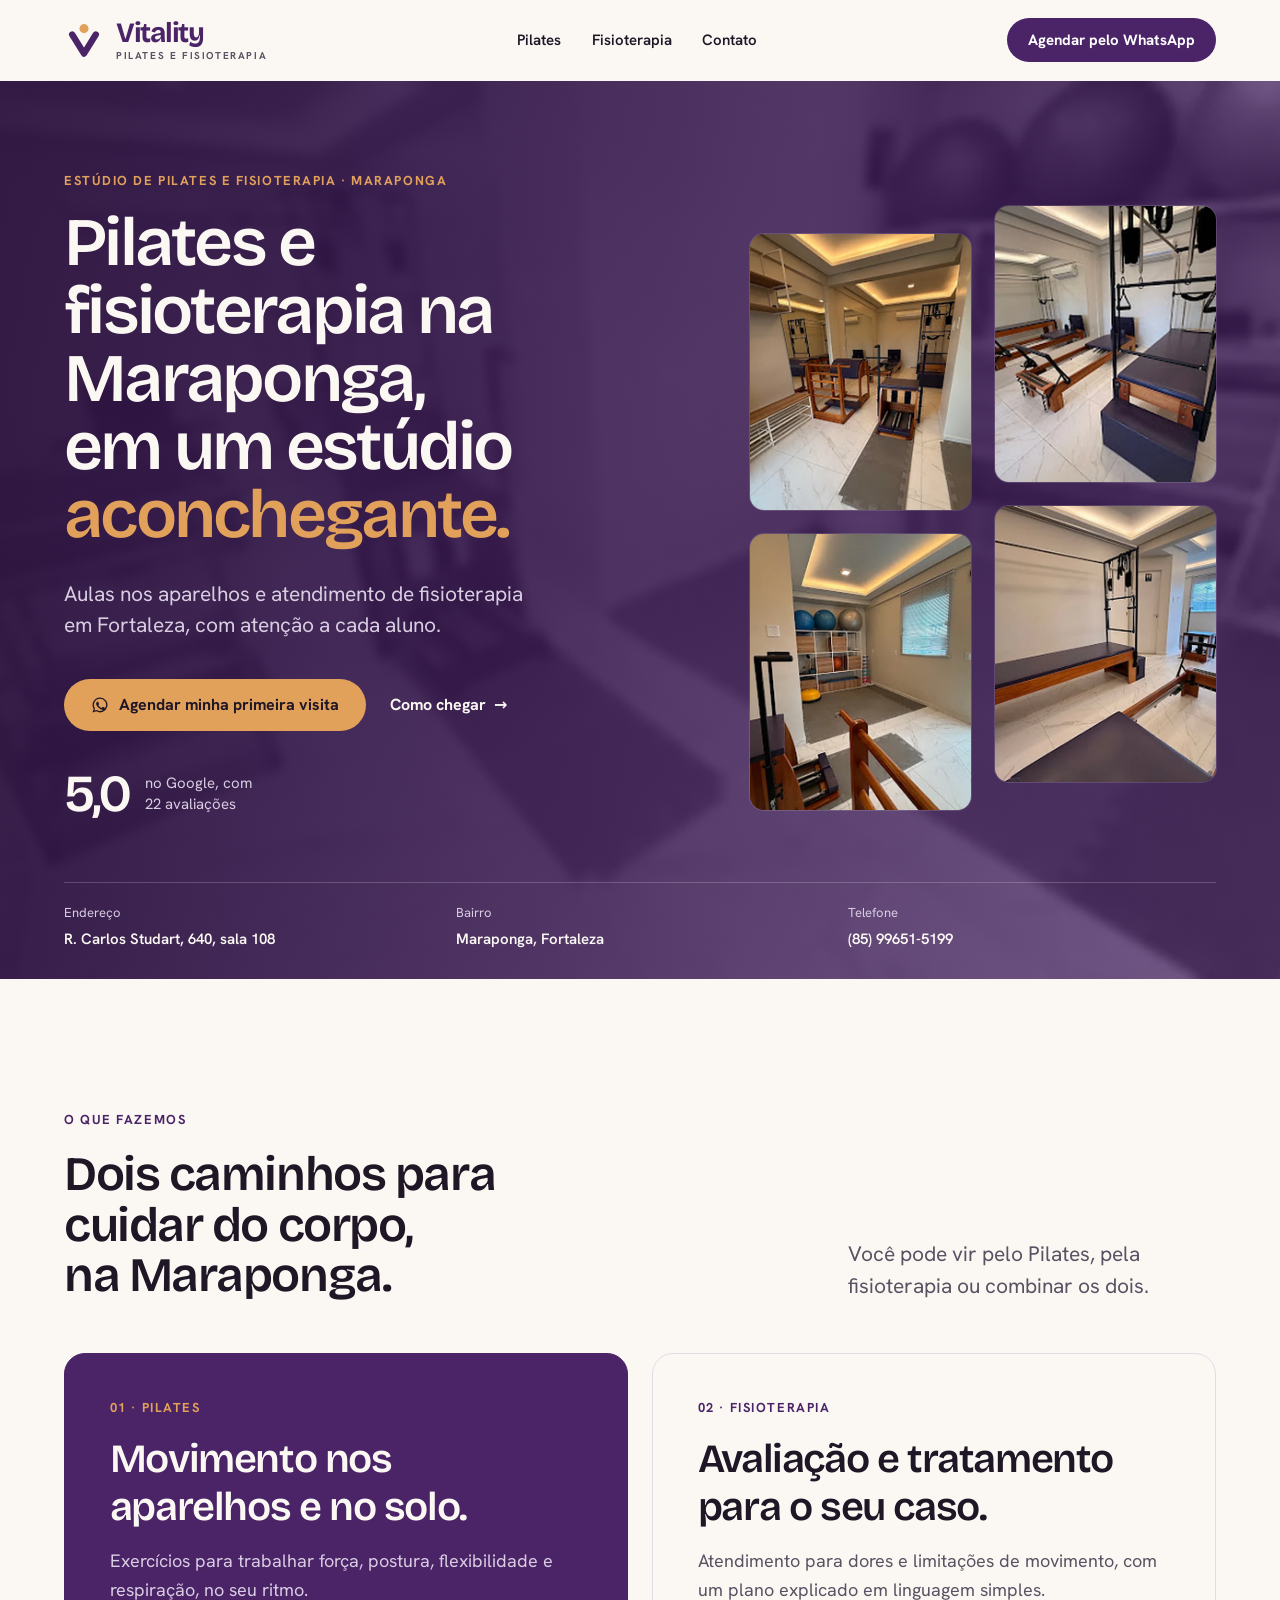
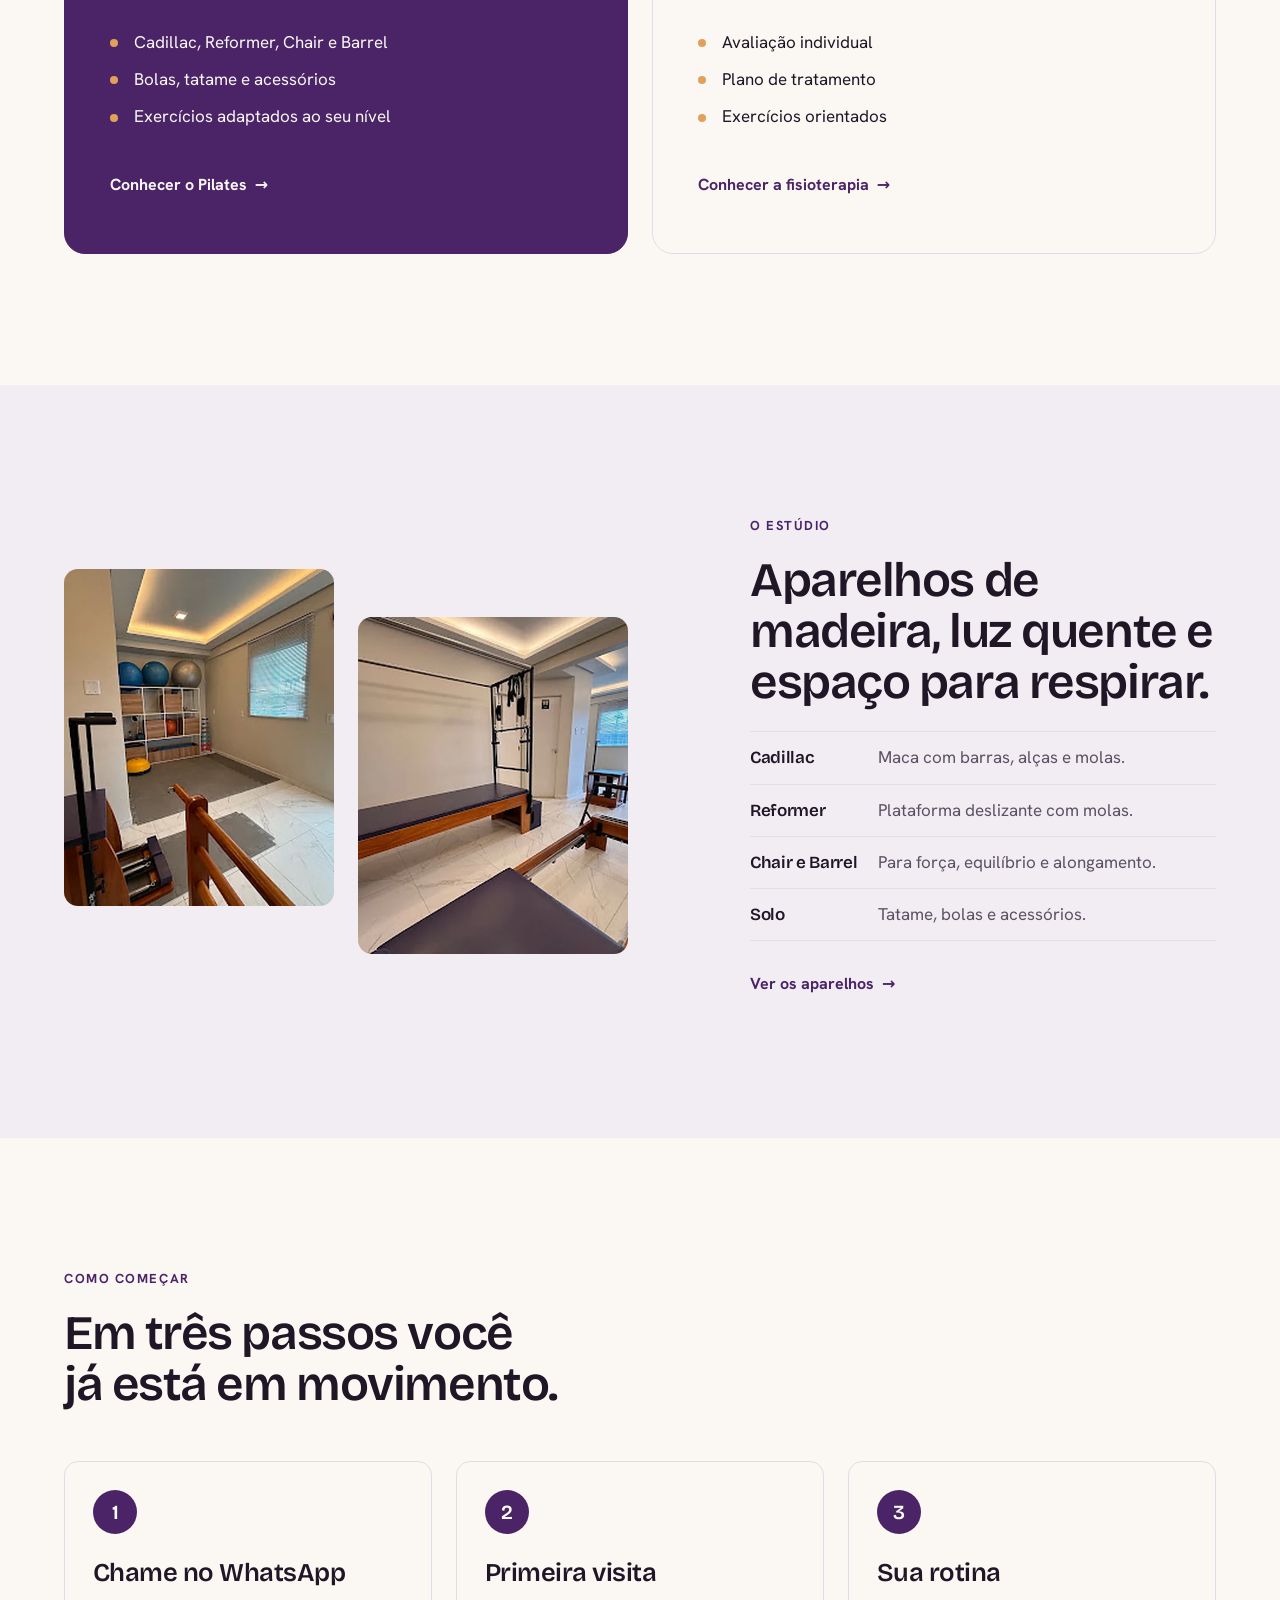
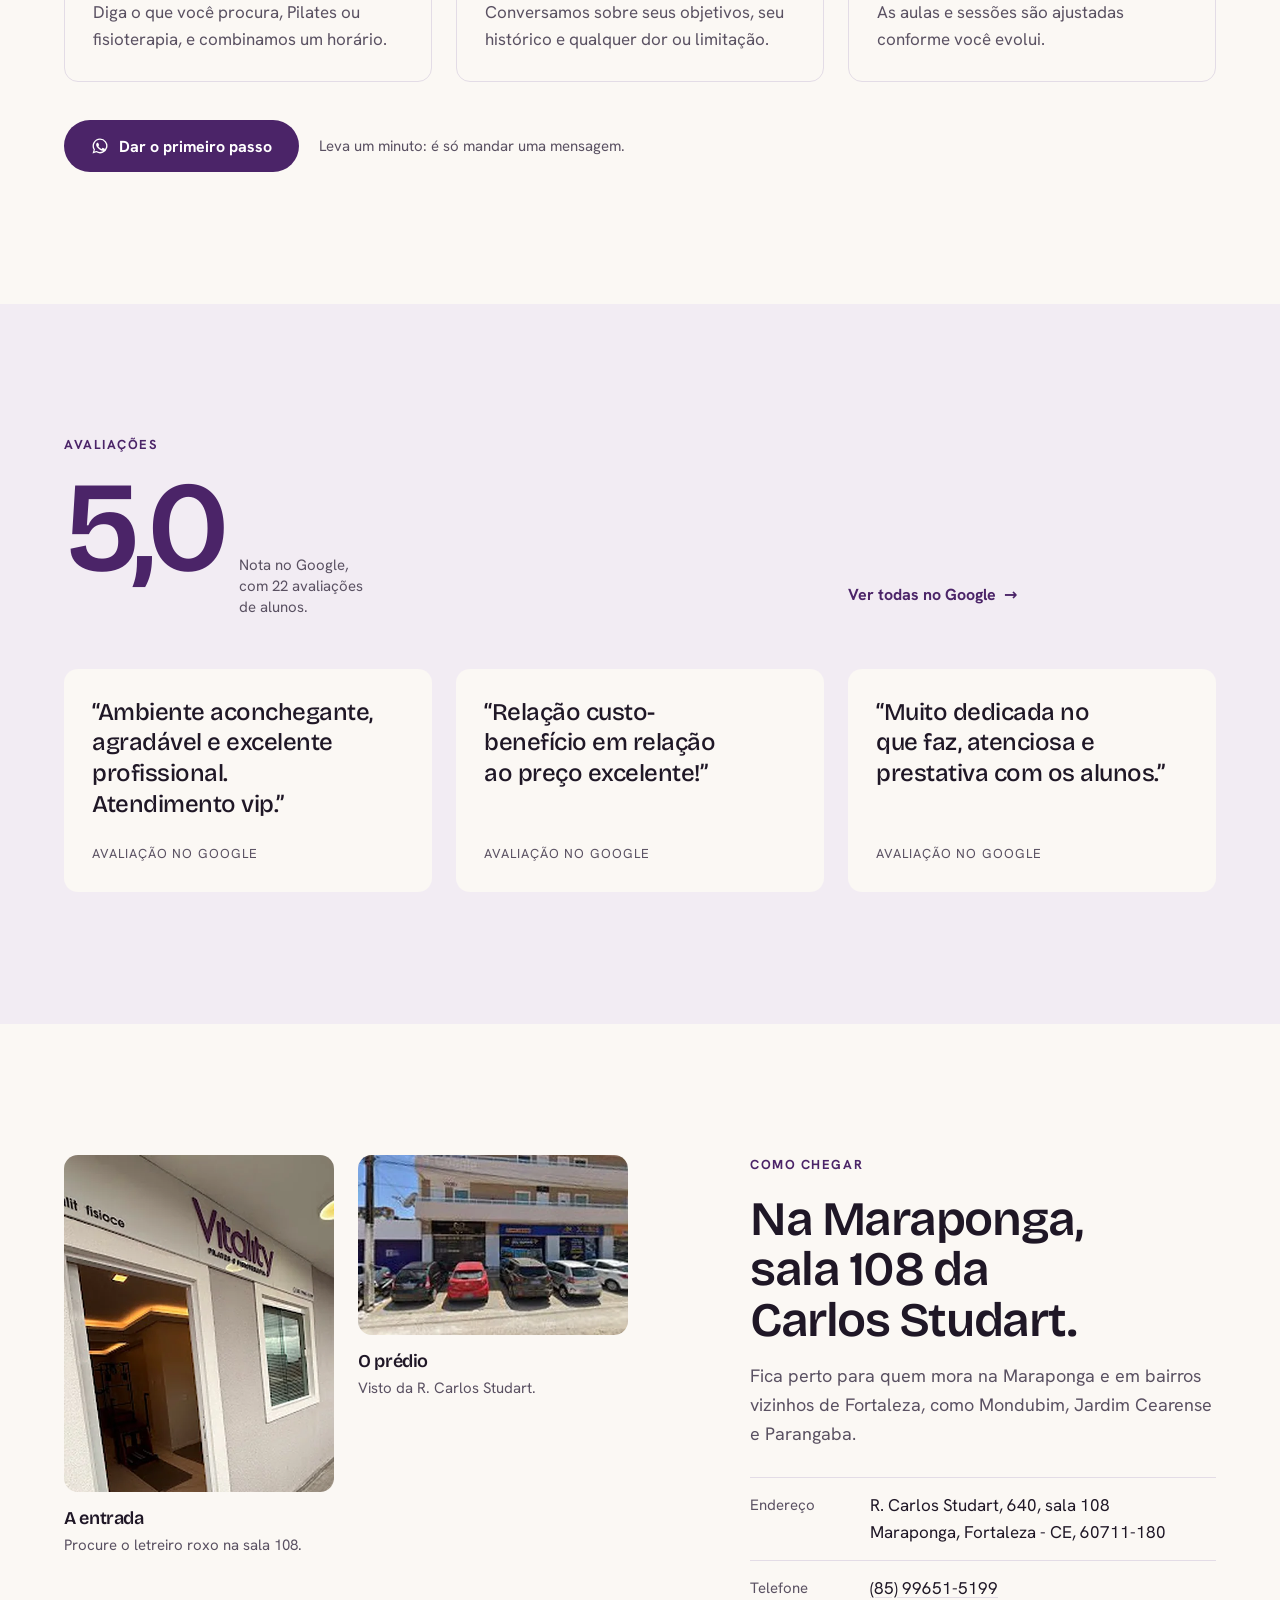
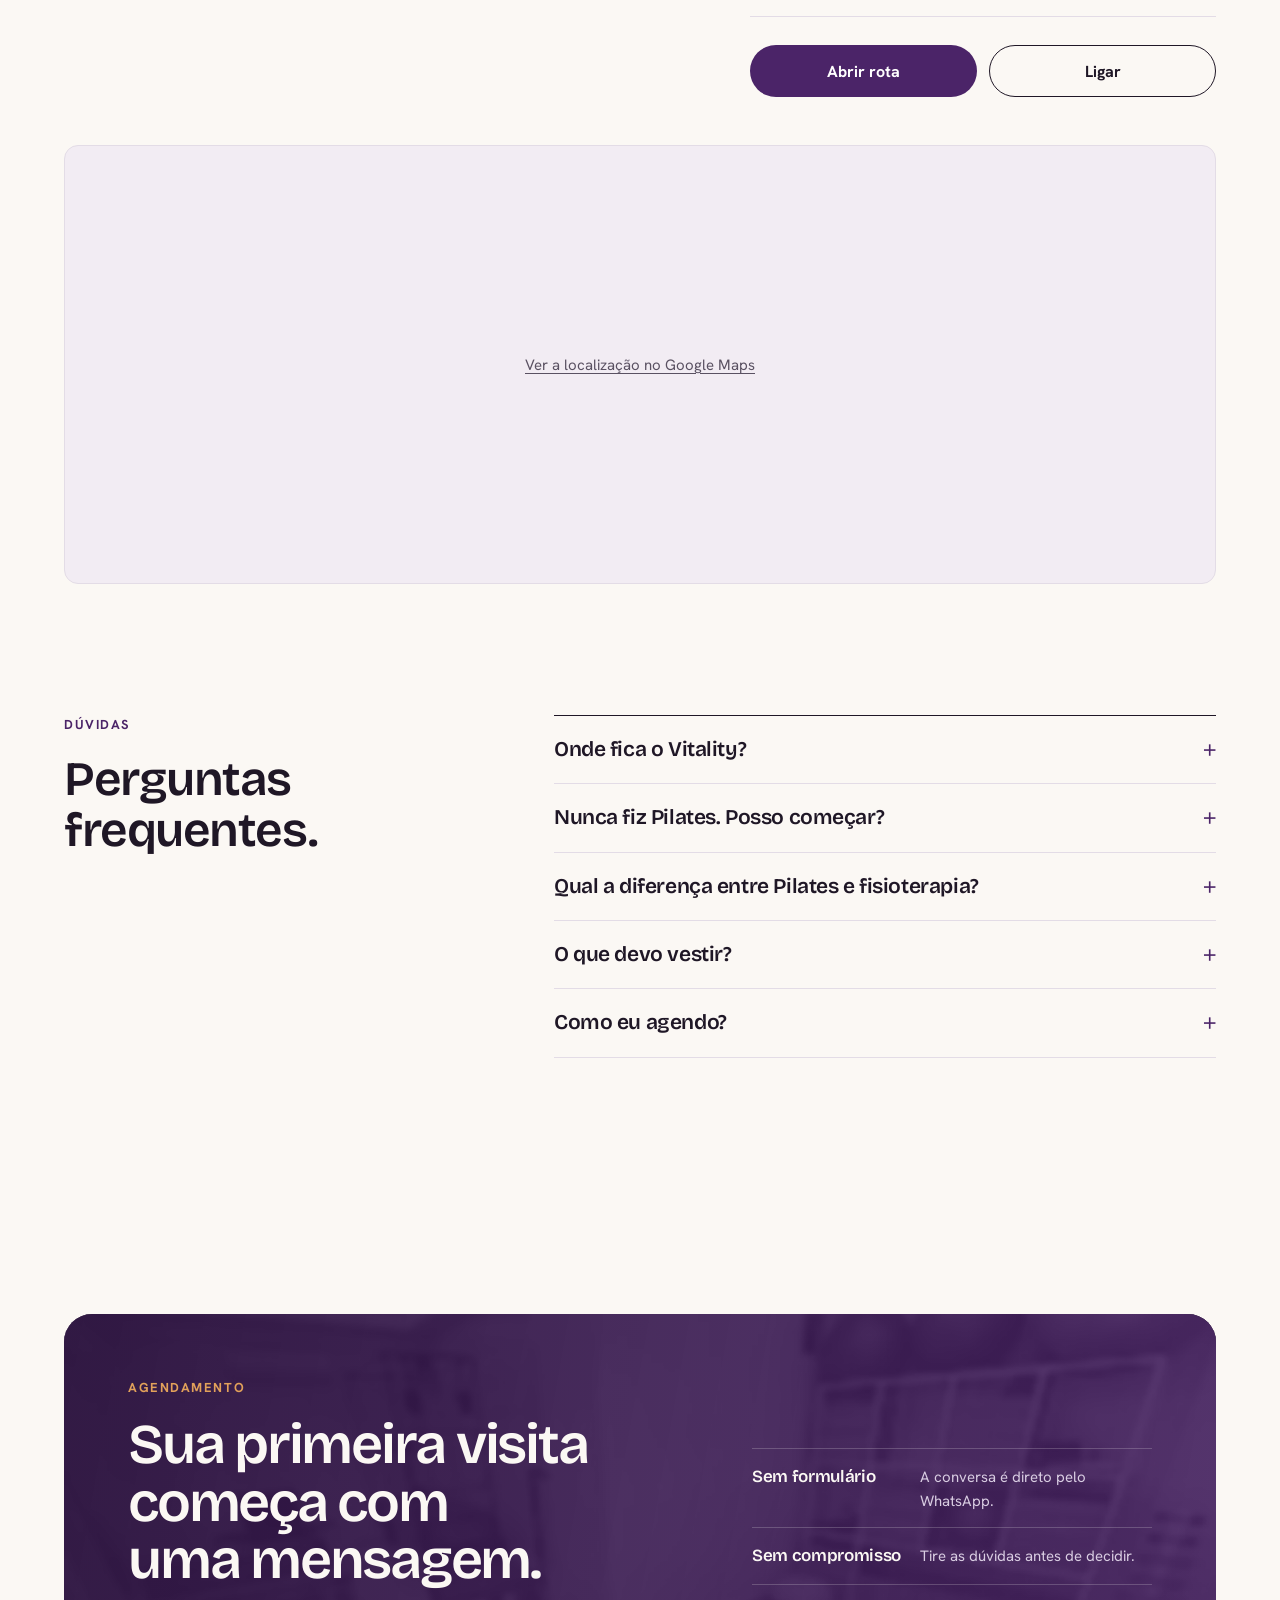
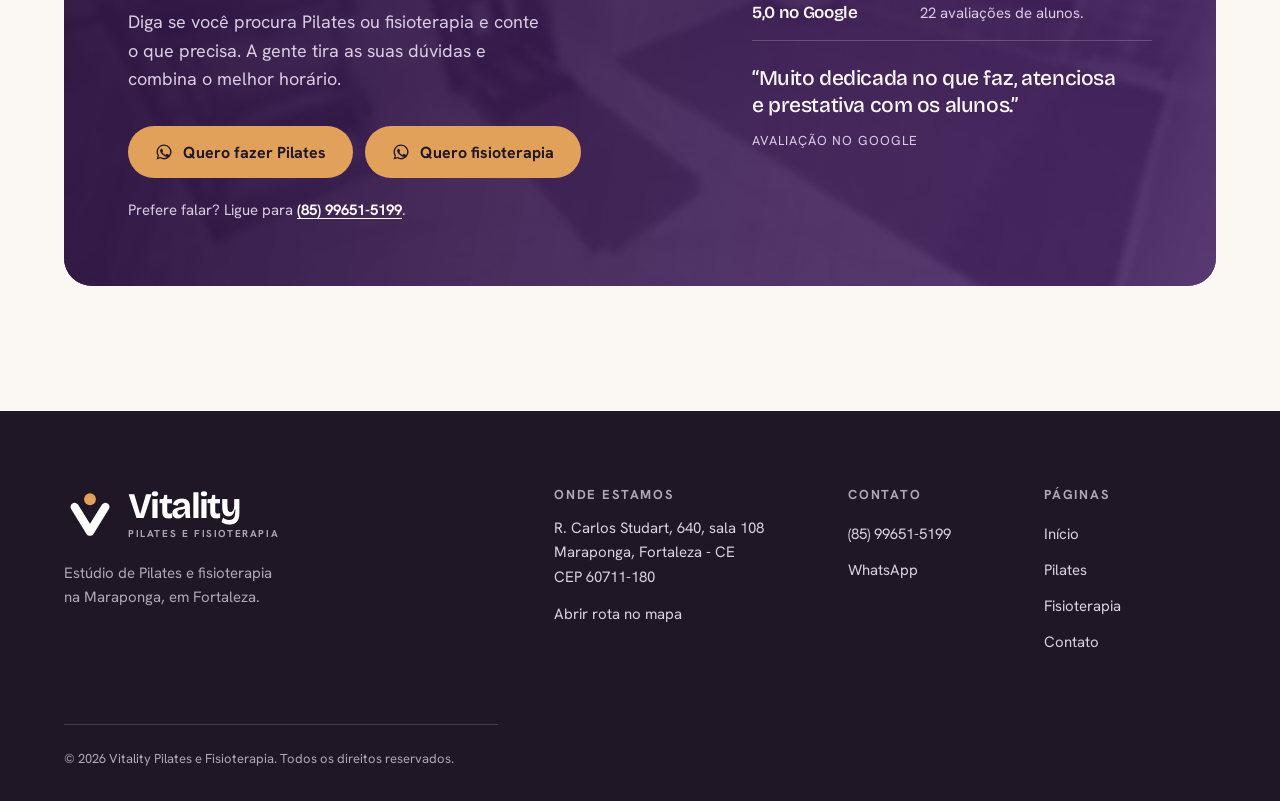
<file: index.html>
<!doctype html>
<html lang="pt-BR">
<head>
<meta charset="utf-8">
<meta name="viewport" content="width=device-width, initial-scale=1">
<title>Pilates e Fisioterapia na Maraponga, Fortaleza | Vitality</title>
<meta name="description" content="Estúdio de Pilates e fisioterapia na Maraponga, em Fortaleza. Aulas nos aparelhos, atendimento atencioso e nota 5,0 no Google. Agende pelo WhatsApp.">
<meta name="theme-color" content="#2e1541">
<meta name="geo.region" content="BR-CE">
<meta name="geo.placename" content="Maraponga, Fortaleza">
<meta name="robots" content="index, follow, max-image-preview:large">
<link rel="canonical" href="https://SEU-DOMINIO.com.br/">
<meta property="og:type" content="website">
<meta property="og:locale" content="pt_BR">
<meta property="og:site_name" content="Vitality Pilates e Fisioterapia">
<meta property="og:title" content="Pilates e Fisioterapia na Maraponga, Fortaleza | Vitality">
<meta property="og:description" content="Estúdio de Pilates e fisioterapia na Maraponga, em Fortaleza. Aulas nos aparelhos, atendimento atencioso e nota 5,0 no Google. Agende pelo WhatsApp.">
<meta property="og:url" content="https://SEU-DOMINIO.com.br/">
<meta property="og:image" content="https://SEU-DOMINIO.com.br/vt-estudio.jpg">
<meta name="twitter:card" content="summary_large_image">
<link rel="icon" href="favicon.svg" type="image/svg+xml">
<link rel="preload" href="bricolage.woff2" as="font" type="font/woff2" crossorigin>
<link rel="preload" href="hanken.woff2" as="font" type="font/woff2" crossorigin>
<link rel="stylesheet" href="style.css">
<script>document.documentElement.classList.add("js")</script>
<script type="application/ld+json">
[
  {
    "@context": "https://schema.org",
    "@type": [
      "HealthAndBeautyBusiness",
      "Physiotherapy"
    ],
    "@id": "https://SEU-DOMINIO.com.br/#negocio",
    "name": "Vitality Pilates e Fisioterapia",
    "description": "Estúdio de Pilates e fisioterapia na Maraponga, em Fortaleza, com aulas nos aparelhos e atendimento individual.",
    "image": [
      "https://SEU-DOMINIO.com.br/vt-estudio.jpg",
      "https://SEU-DOMINIO.com.br/vt-entrada.jpg"
    ],
    "url": "https://SEU-DOMINIO.com.br/",
    "telephone": "+5585996515199",
    "address": {
      "@type": "PostalAddress",
      "streetAddress": "R. Carlos Studart, 640, sala 108",
      "addressLocality": "Fortaleza",
      "addressRegion": "CE",
      "postalCode": "60711-180",
      "addressCountry": "BR"
    },
    "areaServed": [
      {
        "@type": "Place",
        "name": "Maraponga, Fortaleza"
      },
      {
        "@type": "Place",
        "name": "Mondubim, Fortaleza"
      },
      {
        "@type": "Place",
        "name": "Jardim Cearense, Fortaleza"
      },
      {
        "@type": "Place",
        "name": "Parangaba, Fortaleza"
      }
    ],
    "knowsAbout": [
      "Pilates",
      "Pilates nos aparelhos",
      "Fisioterapia"
    ],
    "hasOfferCatalog": {
      "@type": "OfferCatalog",
      "name": "Serviços",
      "itemListElement": [
        {
          "@type": "Offer",
          "itemOffered": {
            "@type": "Service",
            "name": "Pilates",
            "url": "https://SEU-DOMINIO.com.br/pilates.html"
          }
        },
        {
          "@type": "Offer",
          "itemOffered": {
            "@type": "Service",
            "name": "Fisioterapia",
            "url": "https://SEU-DOMINIO.com.br/fisioterapia.html"
          }
        }
      ]
    },
    "aggregateRating": {
      "@type": "AggregateRating",
      "ratingValue": "5.0",
      "bestRating": "5",
      "reviewCount": 22
    },
    "contactPoint": {
      "@type": "ContactPoint",
      "telephone": "+5585996515199",
      "contactType": "agendamento",
      "availableLanguage": "Portuguese"
    },
    "hasMap": "https://www.google.com/maps/search/?api=1&query=Vitality%20Pilates%20e%20Fisioterapia%2C%20R.%20Carlos%20Studart%2C%20640%20-%20Sl%20108%20-%20Maraponga%2C%20Fortaleza%20-%20CE%2C%2060711-180"
  },
  {
    "@context": "https://schema.org",
    "@type": "FAQPage",
    "mainEntity": [
      {
        "@type": "Question",
        "name": "Onde fica o Vitality?",
        "acceptedAnswer": {
          "@type": "Answer",
          "text": "Na R. Carlos Studart, 640, sala 108, na Maraponga, em Fortaleza. Procure o letreiro roxo na entrada da sala 108."
        }
      },
      {
        "@type": "Question",
        "name": "Nunca fiz Pilates. Posso começar?",
        "acceptedAnswer": {
          "@type": "Answer",
          "text": "Pode. Os exercícios são adaptados ao seu nível, e as molas dos aparelhos ajudam ou desafiam o movimento conforme a necessidade."
        }
      },
      {
        "@type": "Question",
        "name": "Qual a diferença entre Pilates e fisioterapia?",
        "acceptedAnswer": {
          "@type": "Answer",
          "text": "A fisioterapia avalia e trata dores, lesões e limitações de movimento. O Pilates é um método de exercícios que trabalha força, postura e flexibilidade. Os dois podem andar juntos."
        }
      },
      {
        "@type": "Question",
        "name": "O que devo vestir?",
        "acceptedAnswer": {
          "@type": "Answer",
          "text": "Roupa confortável, que permita se movimentar com liberdade."
        }
      },
      {
        "@type": "Question",
        "name": "Como eu agendo?",
        "acceptedAnswer": {
          "@type": "Answer",
          "text": "Pelo WhatsApp ou por telefone, no (85) 99651-5199. Diga se procura Pilates ou fisioterapia e combinamos o horário."
        }
      }
    ]
  }
]
</script>
</head>
<body>
<a class="skip" href="#conteudo">Pular para o conteúdo</a>

<header class="site-header" data-header>
  <div class="wrap header-in">
    <a class="brand" href="index.html" aria-label="Vitality Pilates e Fisioterapia, página inicial">
      <svg class="brand-logo" viewBox="0 0 44 44" aria-hidden="true" focusable="false"><path d="M9 16 22 37 35 16" fill="none" stroke="currentColor" stroke-width="7" stroke-linecap="round" stroke-linejoin="round"/><circle class="brand-dot" cx="22" cy="9.5" r="5"/></svg><span class="brand-text"><span class="brand-mark">Vitality</span><span class="brand-sub">Pilates e Fisioterapia</span></span>
    </a>
    <nav class="nav" aria-label="Principal"><ul><li><a href="pilates.html">Pilates</a></li><li><a href="fisioterapia.html">Fisioterapia</a></li><li><a href="contato.html">Contato</a></li></ul></nav>
    <a class="btn btn--plum btn--sm header-cta" href="https://wa.me/5585996515199?text=Ol%C3%A1%21%20Vi%20o%20site%20do%20Vitality%20e%20gostaria%20de%20agendar%20um%20hor%C3%A1rio." target="_blank" rel="noopener">Agendar pelo WhatsApp</a>
    <button class="menu-btn" type="button" data-menu-btn aria-expanded="false" aria-controls="menu"><span data-menu-label>Menu</span><i aria-hidden="true"></i></button>
  </div>
</header>

<div class="menu" id="menu">
  <nav aria-label="Menu"><ul class="menu-links"><li><a href="index.html" aria-current="page">Início</a></li><li><a href="pilates.html">Pilates</a></li><li><a href="fisioterapia.html">Fisioterapia</a></li><li><a href="contato.html">Contato</a></li></ul></nav>
  <div class="menu-foot">
    <a class="btn btn--plum" href="https://wa.me/5585996515199?text=Ol%C3%A1%21%20Vi%20o%20site%20do%20Vitality%20e%20gostaria%20de%20agendar%20um%20hor%C3%A1rio." target="_blank" rel="noopener"><svg viewBox="0 0 24 24" fill="currentColor" aria-hidden="true"><path d="M12.04 2a9.9 9.9 0 0 0-8.46 15.03L2 22l5.1-1.54A9.9 9.9 0 1 0 12.04 2Zm0 1.8a8.1 8.1 0 1 1-4.3 14.96l-.3-.19-3.03.92.94-2.94-.2-.31A8.1 8.1 0 0 1 12.04 3.8Zm-3.4 3.9c-.2 0-.5.07-.76.36-.26.28-1 .98-1 2.38 0 1.4 1.02 2.76 1.17 2.95.14.19 2 3.06 4.86 4.29 2.38 1.02 2.87.82 3.39.77.51-.05 1.66-.68 1.9-1.33.23-.66.23-1.22.16-1.34-.07-.12-.26-.19-.54-.33-.29-.14-1.67-.82-1.93-.92-.26-.09-.45-.14-.64.14-.19.29-.73.92-.9 1.11-.16.19-.33.21-.61.07-.29-.14-1.2-.44-2.29-1.41a8.6 8.6 0 0 1-1.58-1.97c-.17-.28-.02-.44.12-.58.13-.12.29-.33.43-.49.14-.17.19-.29.28-.48.1-.19.05-.35-.02-.5-.07-.13-.63-1.55-.88-2.12-.22-.52-.45-.53-.64-.54l-.52-.06Z"/></svg>Agendar pelo WhatsApp</a>
    <p>R. Carlos Studart, 640, sala&nbsp;108<br>Maraponga, Fortaleza&nbsp;-&nbsp;CE<br><a href="tel:+5585996515199">(85) 99651-5199</a></p>
  </div>
</div>

<main id="conteudo">

<section class="hero on-plum" aria-labelledby="hero-t">
  <div class="wrap grid">
    <div class="hero-text">
      <span class="eyebrow">Estúdio de Pilates e Fisioterapia · Maraponga</span>
      <h1 id="hero-t">Pilates e fisioterapia na Maraponga, em um estúdio <span>aconchegante.</span></h1>
      <p class="lead">Aulas nos aparelhos e atendimento de fisioterapia em Fortaleza, com atenção a cada aluno.</p>
      <div class="hero-actions">
        <a class="btn btn--wood" href="https://wa.me/5585996515199?text=Ol%C3%A1%21%20Vi%20o%20site%20do%20Vitality%20e%20gostaria%20de%20agendar%20um%20hor%C3%A1rio." target="_blank" rel="noopener"><svg viewBox="0 0 24 24" fill="currentColor" aria-hidden="true"><path d="M12.04 2a9.9 9.9 0 0 0-8.46 15.03L2 22l5.1-1.54A9.9 9.9 0 1 0 12.04 2Zm0 1.8a8.1 8.1 0 1 1-4.3 14.96l-.3-.19-3.03.92.94-2.94-.2-.31A8.1 8.1 0 0 1 12.04 3.8Zm-3.4 3.9c-.2 0-.5.07-.76.36-.26.28-1 .98-1 2.38 0 1.4 1.02 2.76 1.17 2.95.14.19 2 3.06 4.86 4.29 2.38 1.02 2.87.82 3.39.77.51-.05 1.66-.68 1.9-1.33.23-.66.23-1.22.16-1.34-.07-.12-.26-.19-.54-.33-.29-.14-1.67-.82-1.93-.92-.26-.09-.45-.14-.64.14-.19.29-.73.92-.9 1.11-.16.19-.33.21-.61.07-.29-.14-1.2-.44-2.29-1.41a8.6 8.6 0 0 1-1.58-1.97c-.17-.28-.02-.44.12-.58.13-.12.29-.33.43-.49.14-.17.19-.29.28-.48.1-.19.05-.35-.02-.5-.07-.13-.63-1.55-.88-2.12-.22-.52-.45-.53-.64-.54l-.52-.06Z"/></svg>Agendar minha primeira visita</a>
        <a class="link" href="#como-chegar">Como chegar</a>
      </div>
      <p class="hero-rating"><b>5,0</b><span>no Google, com<br>22 avaliações</span></p>
    </div>
    <div class="hero-strip">
      <figure class="photo photo--p"><picture><source srcset="vt-estudio.webp" type="image/webp"><img src="vt-estudio.jpg" alt="Vista do estúdio com aparelhos de Pilates, espelho e iluminação quente no teto" width="480" height="600" loading="eager" fetchpriority="high"></picture></figure>
      <figure class="photo photo--p"><picture><source srcset="vt-cadillac.webp" type="image/webp"><img src="vt-cadillac.jpg" alt="Cadillac e Reformers de Pilates em madeira, com alças e molas" width="480" height="600" loading="eager" fetchpriority="high"></picture></figure>
      <figure class="photo photo--p"><picture><source srcset="vt-bolas.webp" type="image/webp"><img src="vt-bolas.jpg" alt="Área de solo com tatame, estante de acessórios e bolas de Pilates" width="480" height="600" loading="eager" fetchpriority="high"></picture></figure>
      <figure class="photo photo--p"><picture><source srcset="vt-reformer.webp" type="image/webp"><img src="vt-reformer.jpg" alt="Aparelhos de Pilates em madeira com estofado roxo, sobre piso claro" width="480" height="600" loading="eager" fetchpriority="high"></picture></figure>
    </div>
  </div>
  <div class="wrap">
    <dl class="hero-foot">
      <div><dt>Endereço</dt><dd>R. Carlos Studart, 640, sala&nbsp;108</dd></div>
      <div><dt>Bairro</dt><dd>Maraponga, Fortaleza</dd></div>
      <div><dt>Telefone</dt><dd>(85) 99651-5199</dd></div>
    </dl>
  </div>
</section>

<section class="section" aria-labelledby="caminhos-t">
  <div class="wrap">
    <div class="head grid reveal">
      <div class="head-a">
        <span class="eyebrow">O que fazemos</span>
        <h2 id="caminhos-t">Dois caminhos para cuidar do corpo, na Maraponga.</h2>
      </div>
      <p class="head-b lead">Você pode vir pelo Pilates, pela fisioterapia ou combinar os dois.</p>
    </div>
    <div class="paths">
      <article class="path path--plum reveal">
        <span class="path-k">01 · Pilates</span>
        <h3>Movimento nos aparelhos e no solo.</h3>
        <p>Exercícios para trabalhar força, postura, flexibilidade e respiração, no seu ritmo.</p>
        <ul><li>Cadillac, Reformer, Chair e Barrel</li><li>Bolas, tatame e acessórios</li><li>Exercícios adaptados ao seu nível</li></ul>
        <a class="link" href="pilates.html">Conhecer o Pilates</a>
      </article>
      <article class="path reveal">
        <span class="path-k">02 · Fisioterapia</span>
        <h3>Avaliação e tratamento para o seu caso.</h3>
        <p>Atendimento para dores e limitações de movimento, com um plano explicado em linguagem simples.</p>
        <ul><li>Avaliação individual</li><li>Plano de tratamento</li><li>Exercícios orientados</li></ul>
        <a class="link" href="fisioterapia.html">Conhecer a fisioterapia</a>
      </article>
    </div>
  </div>
</section>

<section class="section section--alt" id="estudio" aria-labelledby="estudio-t">
  <div class="wrap grid band">
    <div class="band-media reveal"><figure class="photo photo--p"><picture><source srcset="vt-bolas.webp" type="image/webp"><img src="vt-bolas.jpg" alt="Área de solo com tatame, estante de acessórios e bolas de Pilates" width="480" height="600" loading="lazy" decoding="async"></picture></figure><figure class="photo photo--p"><picture><source srcset="vt-reformer.webp" type="image/webp"><img src="vt-reformer.jpg" alt="Aparelhos de Pilates em madeira com estofado roxo, sobre piso claro" width="480" height="600" loading="lazy" decoding="async"></picture></figure></div>
    <div class="band-body reveal">
      <span class="eyebrow">O estúdio</span>
      <h2 id="estudio-t">Aparelhos de madeira, luz quente e espaço para respirar.</h2>
      <ul>
        <li><b>Cadillac</b><span>Maca com barras, alças e molas.</span></li>
        <li><b>Reformer</b><span>Plataforma deslizante com molas.</span></li>
        <li><b>Chair e Barrel</b><span>Para força, equilíbrio e alongamento.</span></li>
        <li><b>Solo</b><span>Tatame, bolas e acessórios.</span></li>
      </ul>
      <a class="link" href="pilates.html#aparelhos">Ver os aparelhos</a>
    </div>
  </div>
</section>

<section class="section" aria-labelledby="comecar-t">
  <div class="wrap">
    <div class="head grid reveal">
      <div class="head-a">
        <span class="eyebrow">Como começar</span>
        <h2 id="comecar-t">Em três passos você já está em movimento.</h2>
      </div>
    </div>
    <ol class="steps">
      <li class="step reveal"><h3>Chame no WhatsApp</h3><p>Diga o que você procura, Pilates ou fisioterapia, e combinamos um horário.</p></li>
      <li class="step reveal"><h3>Primeira visita</h3><p>Conversamos sobre seus objetivos, seu histórico e qualquer dor ou limitação.</p></li>
      <li class="step reveal"><h3>Sua rotina</h3><p>As aulas e sessões são ajustadas conforme você evolui.</p></li>
    </ol>
    <p class="steps-cta reveal"><a class="btn btn--plum" href="https://wa.me/5585996515199?text=Ol%C3%A1%21%20Vi%20o%20site%20do%20Vitality%20e%20gostaria%20de%20agendar%20um%20hor%C3%A1rio." target="_blank" rel="noopener"><svg viewBox="0 0 24 24" fill="currentColor" aria-hidden="true"><path d="M12.04 2a9.9 9.9 0 0 0-8.46 15.03L2 22l5.1-1.54A9.9 9.9 0 1 0 12.04 2Zm0 1.8a8.1 8.1 0 1 1-4.3 14.96l-.3-.19-3.03.92.94-2.94-.2-.31A8.1 8.1 0 0 1 12.04 3.8Zm-3.4 3.9c-.2 0-.5.07-.76.36-.26.28-1 .98-1 2.38 0 1.4 1.02 2.76 1.17 2.95.14.19 2 3.06 4.86 4.29 2.38 1.02 2.87.82 3.39.77.51-.05 1.66-.68 1.9-1.33.23-.66.23-1.22.16-1.34-.07-.12-.26-.19-.54-.33-.29-.14-1.67-.82-1.93-.92-.26-.09-.45-.14-.64.14-.19.29-.73.92-.9 1.11-.16.19-.33.21-.61.07-.29-.14-1.2-.44-2.29-1.41a8.6 8.6 0 0 1-1.58-1.97c-.17-.28-.02-.44.12-.58.13-.12.29-.33.43-.49.14-.17.19-.29.28-.48.1-.19.05-.35-.02-.5-.07-.13-.63-1.55-.88-2.12-.22-.52-.45-.53-.64-.54l-.52-.06Z"/></svg>Dar o primeiro passo</a><span>Leva um minuto: é só mandar uma mensagem.</span></p>
  </div>
</section>

<section class="section section--alt" aria-labelledby="aval-t">
  <div class="wrap">
    <div class="head grid reveal" style="margin-bottom:0">
      <div class="head-a">
        <span class="eyebrow">Avaliações</span>
        <h2 id="aval-t" class="vh">Avaliações no Google</h2>
        <p class="score"><b>5,0</b><span>Nota no Google, com 22 avaliações de alunos.</span></p>
      </div>
      <p class="head-b"><a class="link" href="https://www.google.com/maps/search/?api=1&query=Vitality%20Pilates%20e%20Fisioterapia%2C%20R.%20Carlos%20Studart%2C%20640%20-%20Sl%20108%20-%20Maraponga%2C%20Fortaleza%20-%20CE%2C%2060711-180" target="_blank" rel="noopener">Ver todas no Google</a></p>
    </div>
    <ul class="quotes reveal"><li><blockquote><p class="quote">Ambiente aconchegante, agradável e excelente profissional. Atendimento vip.</p></blockquote><span class="quote-src">Avaliação no Google</span></li><li><blockquote><p class="quote">Relação custo-benefício em relação ao preço excelente!</p></blockquote><span class="quote-src">Avaliação no Google</span></li><li><blockquote><p class="quote">Muito dedicada no que faz, atenciosa e prestativa com os alunos.</p></blockquote><span class="quote-src">Avaliação no Google</span></li></ul>
  </div>
</section>


<section class="section" id="como-chegar" aria-labelledby="onde-t">
  <div class="wrap">
    <div class="grid">
      <div class="where-photos reveal">
        <figure class="photo photo--p"><picture><source srcset="vt-entrada.webp" type="image/webp"><img src="vt-entrada.jpg" alt="Entrada da sala com o letreiro Vitality Pilates e Fisioterapia" width="480" height="600" loading="lazy" decoding="async"></picture><figcaption><b>A entrada</b>Procure o letreiro roxo na sala&nbsp;108.</figcaption></figure>
        <figure class="photo photo--l"><picture><source srcset="vt-predio.webp" type="image/webp"><img src="vt-predio.jpg" alt="Fachada do prédio comercial onde fica o estúdio, com vagas na frente" width="480" height="320" loading="lazy" decoding="async"></picture><figcaption><b>O prédio</b>Visto da R. Carlos Studart.</figcaption></figure>
      </div>
      <div class="where-body reveal">
        <span class="eyebrow">Como chegar</span>
        <h2 id="onde-t">Na Maraponga, sala&nbsp;108 da Carlos Studart.</h2>
        <p class="muted" style="margin-top:1rem">Fica perto para quem mora na Maraponga e em bairros vizinhos de Fortaleza, como Mondubim, Jardim Cearense e Parangaba.</p>
        <dl class="info">
          <div><dt>Endereço</dt><dd><address>R. Carlos Studart, 640, sala&nbsp;108<br>Maraponga, Fortaleza&nbsp;-&nbsp;CE, <span class="nw">60711-180</span></address></dd></div>
          <div><dt>Telefone</dt><dd><a href="tel:+5585996515199">(85) 99651-5199</a></dd></div>
        </dl>
        <div class="actions">
          <a class="btn btn--plum" href="https://www.google.com/maps/dir/?api=1&destination=Vitality%20Pilates%20e%20Fisioterapia%2C%20R.%20Carlos%20Studart%2C%20640%20-%20Sl%20108%20-%20Maraponga%2C%20Fortaleza%20-%20CE%2C%2060711-180" target="_blank" rel="noopener">Abrir rota</a>
          <a class="btn btn--ghost" href="tel:+5585996515199">Ligar</a>
        </div>
      </div>
    </div>
    <div class="map reveal">
      <a class="map-alt" href="https://www.google.com/maps/search/?api=1&query=Vitality%20Pilates%20e%20Fisioterapia%2C%20R.%20Carlos%20Studart%2C%20640%20-%20Sl%20108%20-%20Maraponga%2C%20Fortaleza%20-%20CE%2C%2060711-180" target="_blank" rel="noopener">Ver a localização no Google Maps</a>
      <iframe src="https://www.google.com/maps?q=Vitality%20Pilates%20e%20Fisioterapia%2C%20R.%20Carlos%20Studart%2C%20640%20-%20Sl%20108%20-%20Maraponga%2C%20Fortaleza%20-%20CE%2C%2060711-180&z=16&output=embed" title="Mapa com a localização do Vitality Pilates e Fisioterapia na R. Carlos Studart, Maraponga" loading="lazy" referrerpolicy="no-referrer-when-downgrade" allowfullscreen></iframe>
    </div>
  </div>
</section>

<section class="section" style="padding-top:0" aria-labelledby="faq-t">
  <div class="wrap grid">
    <div class="faq-head reveal">
      <span class="eyebrow">Dúvidas</span>
      <h2 id="faq-t">Perguntas frequentes.</h2>
    </div>
    <div class="faq-list reveal">
      <details><summary>Onde fica o Vitality?</summary><div class="answer"><p>Na R. Carlos Studart, 640, sala&nbsp;108, na Maraponga, em Fortaleza. Procure o letreiro roxo na entrada da sala&nbsp;108.</p></div></details><details><summary>Nunca fiz Pilates. Posso começar?</summary><div class="answer"><p>Pode. Os exercícios são adaptados ao seu nível, e as molas dos aparelhos ajudam ou desafiam o movimento conforme a necessidade.</p></div></details><details><summary>Qual a diferença entre Pilates e fisioterapia?</summary><div class="answer"><p>A fisioterapia avalia e trata dores, lesões e limitações de movimento. O Pilates é um método de exercícios que trabalha força, postura e flexibilidade. Os dois podem andar juntos.</p></div></details><details><summary>O que devo vestir?</summary><div class="answer"><p>Roupa confortável, que permita se movimentar com liberdade.</p></div></details><details><summary>Como eu agendo?</summary><div class="answer"><p>Pelo WhatsApp ou por telefone, no (85) 99651-5199. Diga se procura Pilates ou fisioterapia e combinamos o horário.</p></div></details>
    </div>
  </div>
</section>


<section class="cta" id="agendar" aria-labelledby="cta-t">
  <div class="wrap">
    <div class="cta-box reveal">
      <div class="cta-main">
        <span class="eyebrow">Agendamento</span>
        <h2 id="cta-t">Sua primeira visita começa com uma mensagem.</h2>
        <p>Diga se você procura Pilates ou fisioterapia e conte o que precisa. A gente tira as suas dúvidas e combina o melhor horário.</p>
        <div class="cta-actions">
          <a class="btn btn--wood" href="https://wa.me/5585996515199?text=Ol%C3%A1%21%20Vi%20o%20site%20do%20Vitality%20e%20quero%20saber%20mais%20sobre%20as%20aulas%20de%20Pilates." target="_blank" rel="noopener"><svg viewBox="0 0 24 24" fill="currentColor" aria-hidden="true"><path d="M12.04 2a9.9 9.9 0 0 0-8.46 15.03L2 22l5.1-1.54A9.9 9.9 0 1 0 12.04 2Zm0 1.8a8.1 8.1 0 1 1-4.3 14.96l-.3-.19-3.03.92.94-2.94-.2-.31A8.1 8.1 0 0 1 12.04 3.8Zm-3.4 3.9c-.2 0-.5.07-.76.36-.26.28-1 .98-1 2.38 0 1.4 1.02 2.76 1.17 2.95.14.19 2 3.06 4.86 4.29 2.38 1.02 2.87.82 3.39.77.51-.05 1.66-.68 1.9-1.33.23-.66.23-1.22.16-1.34-.07-.12-.26-.19-.54-.33-.29-.14-1.67-.82-1.93-.92-.26-.09-.45-.14-.64.14-.19.29-.73.92-.9 1.11-.16.19-.33.21-.61.07-.29-.14-1.2-.44-2.29-1.41a8.6 8.6 0 0 1-1.58-1.97c-.17-.28-.02-.44.12-.58.13-.12.29-.33.43-.49.14-.17.19-.29.28-.48.1-.19.05-.35-.02-.5-.07-.13-.63-1.55-.88-2.12-.22-.52-.45-.53-.64-.54l-.52-.06Z"/></svg>Quero fazer Pilates</a>
          <a class="btn btn--wood" href="https://wa.me/5585996515199?text=Ol%C3%A1%21%20Vi%20o%20site%20do%20Vitality%20e%20quero%20agendar%20uma%20avalia%C3%A7%C3%A3o%20de%20fisioterapia." target="_blank" rel="noopener"><svg viewBox="0 0 24 24" fill="currentColor" aria-hidden="true"><path d="M12.04 2a9.9 9.9 0 0 0-8.46 15.03L2 22l5.1-1.54A9.9 9.9 0 1 0 12.04 2Zm0 1.8a8.1 8.1 0 1 1-4.3 14.96l-.3-.19-3.03.92.94-2.94-.2-.31A8.1 8.1 0 0 1 12.04 3.8Zm-3.4 3.9c-.2 0-.5.07-.76.36-.26.28-1 .98-1 2.38 0 1.4 1.02 2.76 1.17 2.95.14.19 2 3.06 4.86 4.29 2.38 1.02 2.87.82 3.39.77.51-.05 1.66-.68 1.9-1.33.23-.66.23-1.22.16-1.34-.07-.12-.26-.19-.54-.33-.29-.14-1.67-.82-1.93-.92-.26-.09-.45-.14-.64.14-.19.29-.73.92-.9 1.11-.16.19-.33.21-.61.07-.29-.14-1.2-.44-2.29-1.41a8.6 8.6 0 0 1-1.58-1.97c-.17-.28-.02-.44.12-.58.13-.12.29-.33.43-.49.14-.17.19-.29.28-.48.1-.19.05-.35-.02-.5-.07-.13-.63-1.55-.88-2.12-.22-.52-.45-.53-.64-.54l-.52-.06Z"/></svg>Quero fisioterapia</a>
        </div>
        <p class="cta-alt">Prefere falar? Ligue para <a href="tel:+5585996515199">(85) 99651-5199</a>.</p>
      </div>
      <div class="cta-side">
        <ul class="cta-points">
          <li><b>Sem formulário</b>A conversa é direto pelo WhatsApp.</li>
          <li><b>Sem compromisso</b>Tire as dúvidas antes de decidir.</li>
          <li><b>5,0 no Google</b>22 avaliações de alunos.</li>
        </ul>
        <blockquote class="cta-quote"><p class="quote">Muito dedicada no que faz, atenciosa e prestativa com os alunos.</p><span class="quote-src">Avaliação no Google</span></blockquote>
      </div>
    </div>
  </div>
</section>

</main>

<footer class="site-footer">
  <div class="wrap grid">
    <div class="footer-brand">
      <span class="brand"><svg class="brand-logo" viewBox="0 0 44 44" aria-hidden="true" focusable="false"><path d="M9 16 22 37 35 16" fill="none" stroke="currentColor" stroke-width="7" stroke-linecap="round" stroke-linejoin="round"/><circle class="brand-dot" cx="22" cy="9.5" r="5"/></svg><span class="brand-text"><span class="brand-mark">Vitality</span><span class="brand-sub">Pilates e Fisioterapia</span></span></span>
      <p>Estúdio de Pilates e fisioterapia na Maraponga, em Fortaleza.</p>
    </div>
    <div class="footer-col">
      <h2>Onde estamos</h2>
      <address>R. Carlos Studart, 640, sala&nbsp;108<br>Maraponga, Fortaleza&nbsp;-&nbsp;CE<br>CEP <span class="nw">60711-180</span></address>
      <p style="margin-top:.75rem"><a href="https://www.google.com/maps/dir/?api=1&destination=Vitality%20Pilates%20e%20Fisioterapia%2C%20R.%20Carlos%20Studart%2C%20640%20-%20Sl%20108%20-%20Maraponga%2C%20Fortaleza%20-%20CE%2C%2060711-180" target="_blank" rel="noopener">Abrir rota no mapa</a></p>
    </div>
    <div class="footer-col">
      <h2>Contato</h2>
      <ul>
        <li><a href="tel:+5585996515199">(85) 99651-5199</a></li>
        <li><a href="https://wa.me/5585996515199?text=Ol%C3%A1%21%20Vi%20o%20site%20do%20Vitality%20e%20gostaria%20de%20agendar%20um%20hor%C3%A1rio." target="_blank" rel="noopener">WhatsApp</a></li>
      </ul>
    </div>
    <div class="footer-col">
      <h2>Páginas</h2>
      <ul><li><a href="index.html" aria-current="page">Início</a></li><li><a href="pilates.html">Pilates</a></li><li><a href="fisioterapia.html">Fisioterapia</a></li><li><a href="contato.html">Contato</a></li></ul>
    </div>
  </div>
  <div class="wrap"><p class="footer-legal">© 2026 Vitality Pilates e Fisioterapia. Todos os direitos reservados.</p></div>
</footer>

<div class="dock" data-dock>
  <a class="btn btn--wood" href="https://wa.me/5585996515199?text=Ol%C3%A1%21%20Vi%20o%20site%20do%20Vitality%20e%20gostaria%20de%20agendar%20um%20hor%C3%A1rio." target="_blank" rel="noopener"><svg viewBox="0 0 24 24" fill="currentColor" aria-hidden="true"><path d="M12.04 2a9.9 9.9 0 0 0-8.46 15.03L2 22l5.1-1.54A9.9 9.9 0 1 0 12.04 2Zm0 1.8a8.1 8.1 0 1 1-4.3 14.96l-.3-.19-3.03.92.94-2.94-.2-.31A8.1 8.1 0 0 1 12.04 3.8Zm-3.4 3.9c-.2 0-.5.07-.76.36-.26.28-1 .98-1 2.38 0 1.4 1.02 2.76 1.17 2.95.14.19 2 3.06 4.86 4.29 2.38 1.02 2.87.82 3.39.77.51-.05 1.66-.68 1.9-1.33.23-.66.23-1.22.16-1.34-.07-.12-.26-.19-.54-.33-.29-.14-1.67-.82-1.93-.92-.26-.09-.45-.14-.64.14-.19.29-.73.92-.9 1.11-.16.19-.33.21-.61.07-.29-.14-1.2-.44-2.29-1.41a8.6 8.6 0 0 1-1.58-1.97c-.17-.28-.02-.44.12-.58.13-.12.29-.33.43-.49.14-.17.19-.29.28-.48.1-.19.05-.35-.02-.5-.07-.13-.63-1.55-.88-2.12-.22-.52-.45-.53-.64-.54l-.52-.06Z"/></svg>WhatsApp</a>
  <a class="btn btn--ghost" href="tel:+5585996515199">Ligar</a>
</div>

<script src="main.js" defer></script>
</body>
</html>
</file>
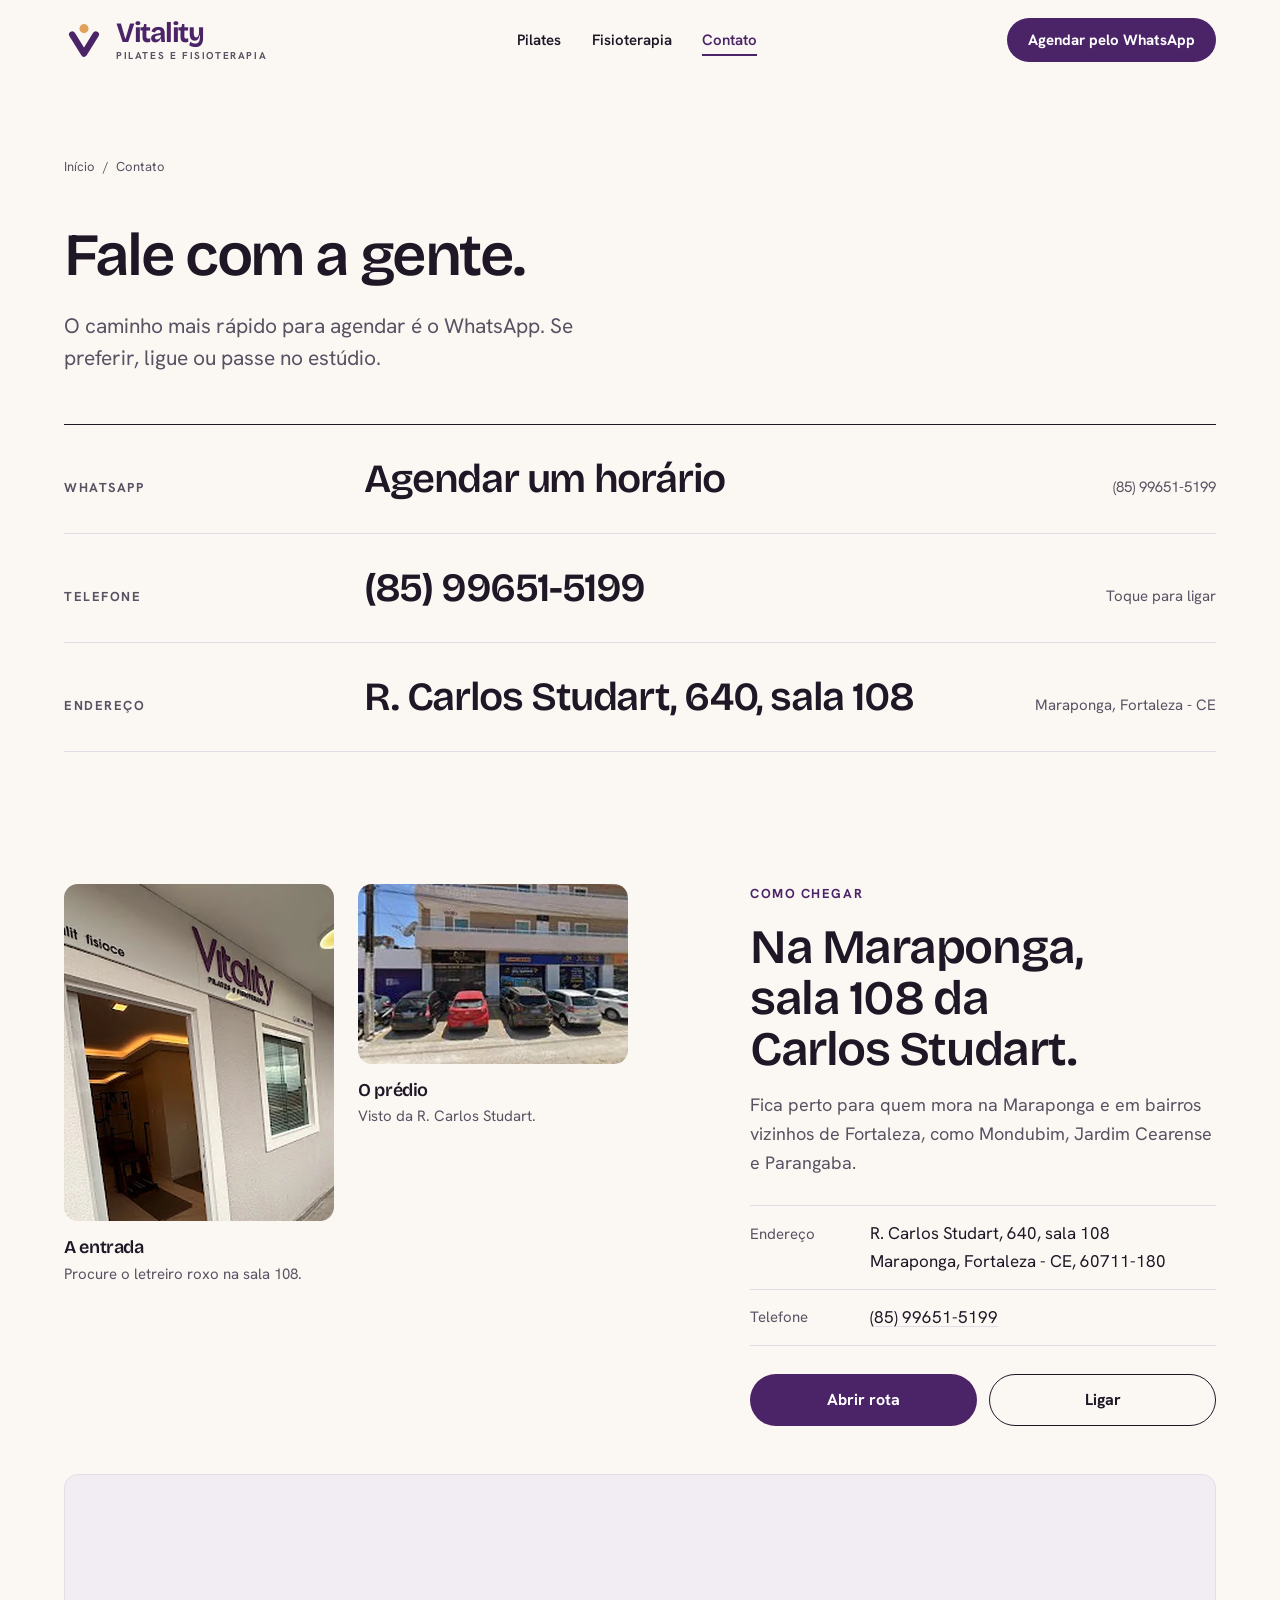
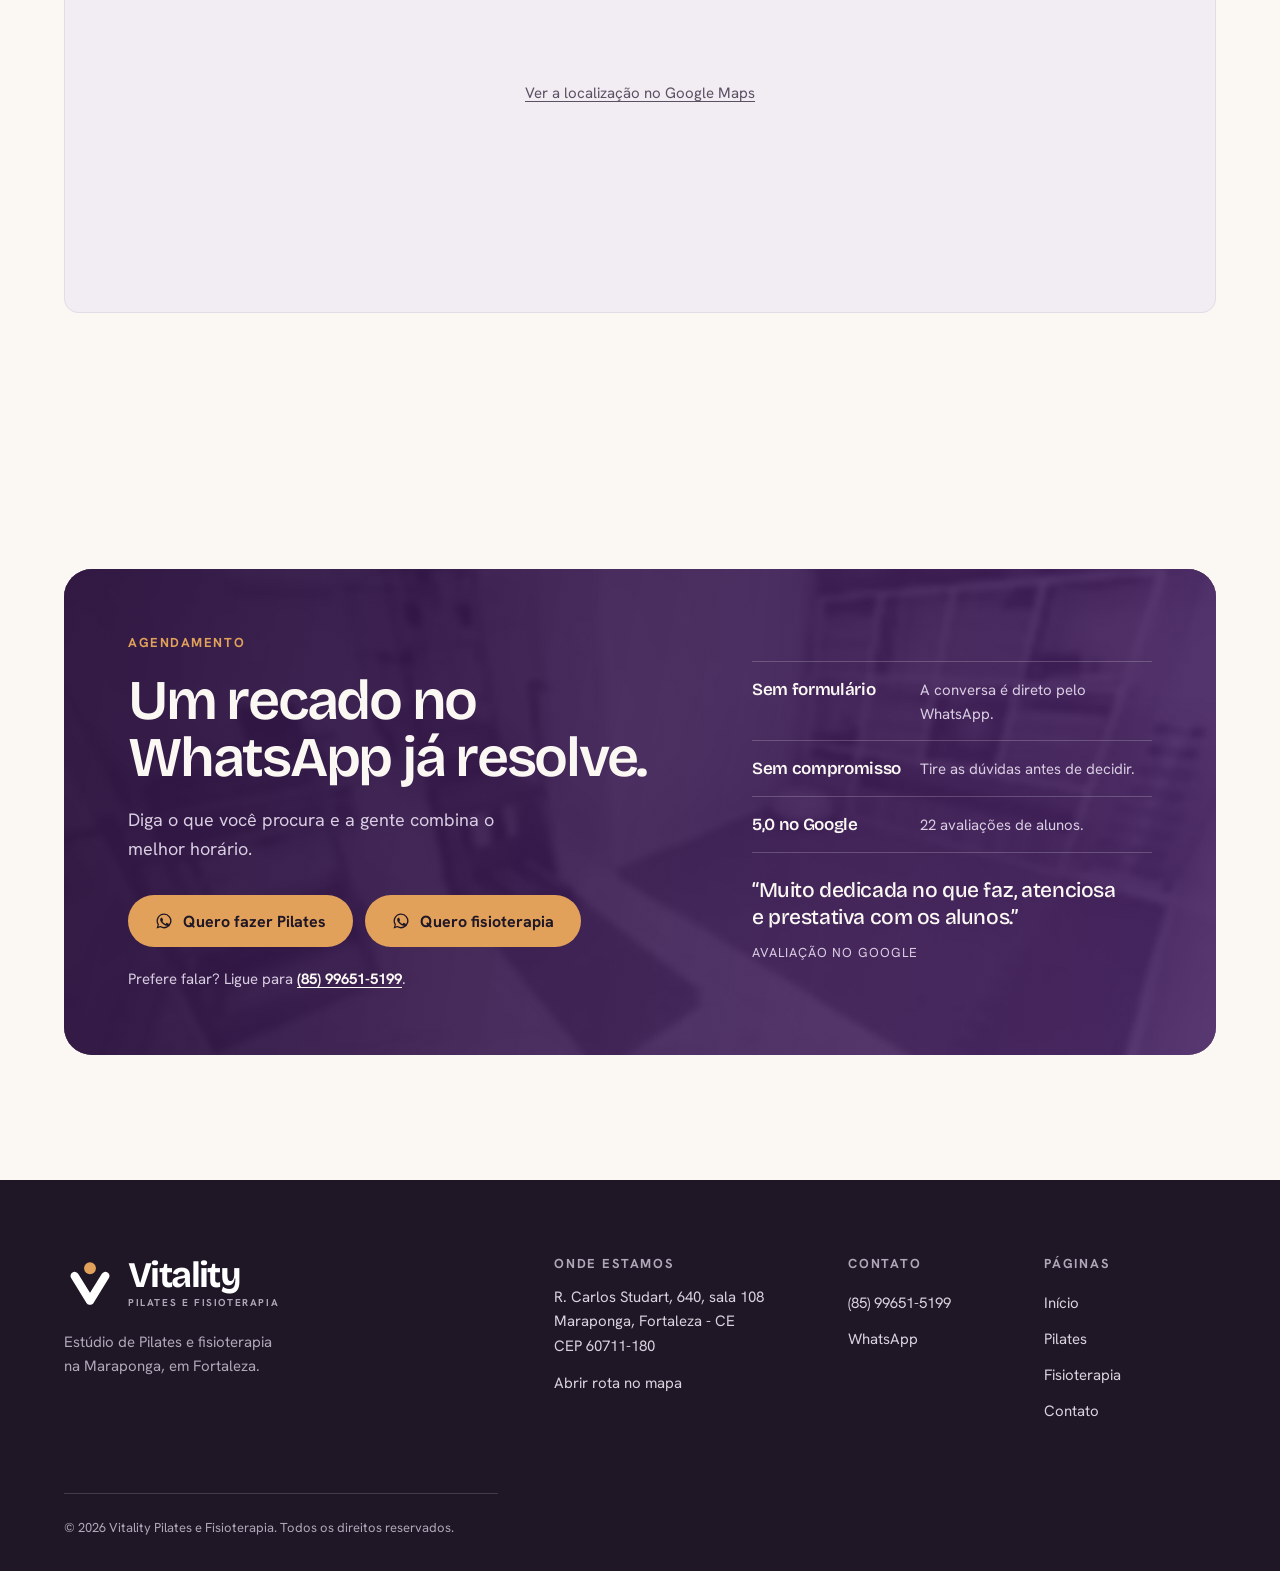
<file: contato.html>
<!doctype html>
<html lang="pt-BR">
<head>
<meta charset="utf-8">
<meta name="viewport" content="width=device-width, initial-scale=1">
<title>Contato e endereço na Maraponga | Vitality Pilates</title>
<meta name="description" content="Agende pelo WhatsApp (85) 99651-5199. R. Carlos Studart, 640, sala 108, Maraponga, Fortaleza - CE. Veja como chegar.">
<meta name="theme-color" content="#2e1541">
<meta name="geo.region" content="BR-CE">
<meta name="geo.placename" content="Maraponga, Fortaleza">
<meta name="robots" content="index, follow, max-image-preview:large">
<link rel="canonical" href="https://SEU-DOMINIO.com.br/contato.html">
<meta property="og:type" content="website">
<meta property="og:locale" content="pt_BR">
<meta property="og:site_name" content="Vitality Pilates e Fisioterapia">
<meta property="og:title" content="Contato e endereço na Maraponga | Vitality Pilates">
<meta property="og:description" content="Agende pelo WhatsApp (85) 99651-5199. R. Carlos Studart, 640, sala 108, Maraponga, Fortaleza - CE. Veja como chegar.">
<meta property="og:url" content="https://SEU-DOMINIO.com.br/contato.html">
<meta property="og:image" content="https://SEU-DOMINIO.com.br/vt-estudio.jpg">
<meta name="twitter:card" content="summary_large_image">
<link rel="icon" href="favicon.svg" type="image/svg+xml">
<link rel="preload" href="bricolage.woff2" as="font" type="font/woff2" crossorigin>
<link rel="preload" href="hanken.woff2" as="font" type="font/woff2" crossorigin>
<link rel="stylesheet" href="style.css">
<script>document.documentElement.classList.add("js")</script>
<script type="application/ld+json">
[
  {
    "@context": "https://schema.org",
    "@type": [
      "HealthAndBeautyBusiness",
      "Physiotherapy"
    ],
    "@id": "https://SEU-DOMINIO.com.br/#negocio",
    "name": "Vitality Pilates e Fisioterapia",
    "description": "Estúdio de Pilates e fisioterapia na Maraponga, em Fortaleza, com aulas nos aparelhos e atendimento individual.",
    "image": [
      "https://SEU-DOMINIO.com.br/vt-estudio.jpg",
      "https://SEU-DOMINIO.com.br/vt-entrada.jpg"
    ],
    "url": "https://SEU-DOMINIO.com.br/",
    "telephone": "+5585996515199",
    "address": {
      "@type": "PostalAddress",
      "streetAddress": "R. Carlos Studart, 640, sala 108",
      "addressLocality": "Fortaleza",
      "addressRegion": "CE",
      "postalCode": "60711-180",
      "addressCountry": "BR"
    },
    "areaServed": [
      {
        "@type": "Place",
        "name": "Maraponga, Fortaleza"
      },
      {
        "@type": "Place",
        "name": "Mondubim, Fortaleza"
      },
      {
        "@type": "Place",
        "name": "Jardim Cearense, Fortaleza"
      },
      {
        "@type": "Place",
        "name": "Parangaba, Fortaleza"
      }
    ],
    "knowsAbout": [
      "Pilates",
      "Pilates nos aparelhos",
      "Fisioterapia"
    ],
    "hasOfferCatalog": {
      "@type": "OfferCatalog",
      "name": "Serviços",
      "itemListElement": [
        {
          "@type": "Offer",
          "itemOffered": {
            "@type": "Service",
            "name": "Pilates",
            "url": "https://SEU-DOMINIO.com.br/pilates.html"
          }
        },
        {
          "@type": "Offer",
          "itemOffered": {
            "@type": "Service",
            "name": "Fisioterapia",
            "url": "https://SEU-DOMINIO.com.br/fisioterapia.html"
          }
        }
      ]
    },
    "aggregateRating": {
      "@type": "AggregateRating",
      "ratingValue": "5.0",
      "bestRating": "5",
      "reviewCount": 22
    },
    "contactPoint": {
      "@type": "ContactPoint",
      "telephone": "+5585996515199",
      "contactType": "agendamento",
      "availableLanguage": "Portuguese"
    },
    "hasMap": "https://www.google.com/maps/search/?api=1&query=Vitality%20Pilates%20e%20Fisioterapia%2C%20R.%20Carlos%20Studart%2C%20640%20-%20Sl%20108%20-%20Maraponga%2C%20Fortaleza%20-%20CE%2C%2060711-180"
  },
  {
    "@context": "https://schema.org",
    "@type": "BreadcrumbList",
    "itemListElement": [
      {
        "@type": "ListItem",
        "position": 1,
        "name": "Início",
        "item": "https://SEU-DOMINIO.com.br/"
      },
      {
        "@type": "ListItem",
        "position": 2,
        "name": "Contato",
        "item": "https://SEU-DOMINIO.com.br/contato.html"
      }
    ]
  }
]
</script>
</head>
<body>
<a class="skip" href="#conteudo">Pular para o conteúdo</a>

<header class="site-header" data-header>
  <div class="wrap header-in">
    <a class="brand" href="index.html" aria-label="Vitality Pilates e Fisioterapia, página inicial">
      <svg class="brand-logo" viewBox="0 0 44 44" aria-hidden="true" focusable="false"><path d="M9 16 22 37 35 16" fill="none" stroke="currentColor" stroke-width="7" stroke-linecap="round" stroke-linejoin="round"/><circle class="brand-dot" cx="22" cy="9.5" r="5"/></svg><span class="brand-text"><span class="brand-mark">Vitality</span><span class="brand-sub">Pilates e Fisioterapia</span></span>
    </a>
    <nav class="nav" aria-label="Principal"><ul><li><a href="pilates.html">Pilates</a></li><li><a href="fisioterapia.html">Fisioterapia</a></li><li><a href="contato.html" aria-current="page">Contato</a></li></ul></nav>
    <a class="btn btn--plum btn--sm header-cta" href="https://wa.me/5585996515199?text=Ol%C3%A1%21%20Vi%20o%20site%20do%20Vitality%20e%20gostaria%20de%20agendar%20um%20hor%C3%A1rio." target="_blank" rel="noopener">Agendar pelo WhatsApp</a>
    <button class="menu-btn" type="button" data-menu-btn aria-expanded="false" aria-controls="menu"><span data-menu-label>Menu</span><i aria-hidden="true"></i></button>
  </div>
</header>

<div class="menu" id="menu">
  <nav aria-label="Menu"><ul class="menu-links"><li><a href="index.html">Início</a></li><li><a href="pilates.html">Pilates</a></li><li><a href="fisioterapia.html">Fisioterapia</a></li><li><a href="contato.html" aria-current="page">Contato</a></li></ul></nav>
  <div class="menu-foot">
    <a class="btn btn--plum" href="https://wa.me/5585996515199?text=Ol%C3%A1%21%20Vi%20o%20site%20do%20Vitality%20e%20gostaria%20de%20agendar%20um%20hor%C3%A1rio." target="_blank" rel="noopener"><svg viewBox="0 0 24 24" fill="currentColor" aria-hidden="true"><path d="M12.04 2a9.9 9.9 0 0 0-8.46 15.03L2 22l5.1-1.54A9.9 9.9 0 1 0 12.04 2Zm0 1.8a8.1 8.1 0 1 1-4.3 14.96l-.3-.19-3.03.92.94-2.94-.2-.31A8.1 8.1 0 0 1 12.04 3.8Zm-3.4 3.9c-.2 0-.5.07-.76.36-.26.28-1 .98-1 2.38 0 1.4 1.02 2.76 1.17 2.95.14.19 2 3.06 4.86 4.29 2.38 1.02 2.87.82 3.39.77.51-.05 1.66-.68 1.9-1.33.23-.66.23-1.22.16-1.34-.07-.12-.26-.19-.54-.33-.29-.14-1.67-.82-1.93-.92-.26-.09-.45-.14-.64.14-.19.29-.73.92-.9 1.11-.16.19-.33.21-.61.07-.29-.14-1.2-.44-2.29-1.41a8.6 8.6 0 0 1-1.58-1.97c-.17-.28-.02-.44.12-.58.13-.12.29-.33.43-.49.14-.17.19-.29.28-.48.1-.19.05-.35-.02-.5-.07-.13-.63-1.55-.88-2.12-.22-.52-.45-.53-.64-.54l-.52-.06Z"/></svg>Agendar pelo WhatsApp</a>
    <p>R. Carlos Studart, 640, sala&nbsp;108<br>Maraponga, Fortaleza&nbsp;-&nbsp;CE<br><a href="tel:+5585996515199">(85) 99651-5199</a></p>
  </div>
</div>

<main id="conteudo">

<section class="page-hero" style="padding-bottom:clamp(2rem,4vw,3.5rem)">
  <div class="wrap">
    <nav class="crumbs" aria-label="Você está em"><a href="index.html">Início</a><span aria-hidden="true">/</span><span aria-current="page">Contato</span></nav>
    <div class="grid page-hero--text">
      <div class="page-hero-text">
        <h1>Fale com a gente.</h1>
        <p class="lead">O caminho mais rápido para agendar é o WhatsApp. Se preferir, ligue ou passe no estúdio.</p>
      </div>
    </div>
  </div>
</section>

<section aria-label="Canais de contato">
  <div class="wrap">
    <ul class="channels reveal">
      <li class="channel"><a href="https://wa.me/5585996515199?text=Ol%C3%A1%21%20Vi%20o%20site%20do%20Vitality%20e%20gostaria%20de%20agendar%20um%20hor%C3%A1rio." target="_blank" rel="noopener"><span class="k">WhatsApp</span><span class="big">Agendar um horário</span><span class="note">(85) 99651-5199</span></a></li>
      <li class="channel"><a href="tel:+5585996515199"><span class="k">Telefone</span><span class="big">(85) 99651-5199</span><span class="note">Toque para ligar</span></a></li>
      <li class="channel"><a href="https://www.google.com/maps/dir/?api=1&destination=Vitality%20Pilates%20e%20Fisioterapia%2C%20R.%20Carlos%20Studart%2C%20640%20-%20Sl%20108%20-%20Maraponga%2C%20Fortaleza%20-%20CE%2C%2060711-180" target="_blank" rel="noopener"><span class="k">Endereço</span><span class="big">R. Carlos Studart, 640, sala&nbsp;108</span><span class="note">Maraponga, Fortaleza&nbsp;-&nbsp;CE</span></a></li>
    </ul>
  </div>
</section>


<section class="section" id="como-chegar" aria-labelledby="onde-t">
  <div class="wrap">
    <div class="grid">
      <div class="where-photos reveal">
        <figure class="photo photo--p"><picture><source srcset="vt-entrada.webp" type="image/webp"><img src="vt-entrada.jpg" alt="Entrada da sala com o letreiro Vitality Pilates e Fisioterapia" width="480" height="600" loading="lazy" decoding="async"></picture><figcaption><b>A entrada</b>Procure o letreiro roxo na sala&nbsp;108.</figcaption></figure>
        <figure class="photo photo--l"><picture><source srcset="vt-predio.webp" type="image/webp"><img src="vt-predio.jpg" alt="Fachada do prédio comercial onde fica o estúdio, com vagas na frente" width="480" height="320" loading="lazy" decoding="async"></picture><figcaption><b>O prédio</b>Visto da R. Carlos Studart.</figcaption></figure>
      </div>
      <div class="where-body reveal">
        <span class="eyebrow">Como chegar</span>
        <h2 id="onde-t">Na Maraponga, sala&nbsp;108 da Carlos Studart.</h2>
        <p class="muted" style="margin-top:1rem">Fica perto para quem mora na Maraponga e em bairros vizinhos de Fortaleza, como Mondubim, Jardim Cearense e Parangaba.</p>
        <dl class="info">
          <div><dt>Endereço</dt><dd><address>R. Carlos Studart, 640, sala&nbsp;108<br>Maraponga, Fortaleza&nbsp;-&nbsp;CE, <span class="nw">60711-180</span></address></dd></div>
          <div><dt>Telefone</dt><dd><a href="tel:+5585996515199">(85) 99651-5199</a></dd></div>
        </dl>
        <div class="actions">
          <a class="btn btn--plum" href="https://www.google.com/maps/dir/?api=1&destination=Vitality%20Pilates%20e%20Fisioterapia%2C%20R.%20Carlos%20Studart%2C%20640%20-%20Sl%20108%20-%20Maraponga%2C%20Fortaleza%20-%20CE%2C%2060711-180" target="_blank" rel="noopener">Abrir rota</a>
          <a class="btn btn--ghost" href="tel:+5585996515199">Ligar</a>
        </div>
      </div>
    </div>
    <div class="map reveal">
      <a class="map-alt" href="https://www.google.com/maps/search/?api=1&query=Vitality%20Pilates%20e%20Fisioterapia%2C%20R.%20Carlos%20Studart%2C%20640%20-%20Sl%20108%20-%20Maraponga%2C%20Fortaleza%20-%20CE%2C%2060711-180" target="_blank" rel="noopener">Ver a localização no Google Maps</a>
      <iframe src="https://www.google.com/maps?q=Vitality%20Pilates%20e%20Fisioterapia%2C%20R.%20Carlos%20Studart%2C%20640%20-%20Sl%20108%20-%20Maraponga%2C%20Fortaleza%20-%20CE%2C%2060711-180&z=16&output=embed" title="Mapa com a localização do Vitality Pilates e Fisioterapia na R. Carlos Studart, Maraponga" loading="lazy" referrerpolicy="no-referrer-when-downgrade" allowfullscreen></iframe>
    </div>
  </div>
</section>


<section class="cta" id="agendar" aria-labelledby="cta-t">
  <div class="wrap">
    <div class="cta-box reveal">
      <div class="cta-main">
        <span class="eyebrow">Agendamento</span>
        <h2 id="cta-t">Um recado no WhatsApp já resolve.</h2>
        <p>Diga o que você procura e a gente combina o melhor horário.</p>
        <div class="cta-actions">
          <a class="btn btn--wood" href="https://wa.me/5585996515199?text=Ol%C3%A1%21%20Vi%20o%20site%20do%20Vitality%20e%20quero%20saber%20mais%20sobre%20as%20aulas%20de%20Pilates." target="_blank" rel="noopener"><svg viewBox="0 0 24 24" fill="currentColor" aria-hidden="true"><path d="M12.04 2a9.9 9.9 0 0 0-8.46 15.03L2 22l5.1-1.54A9.9 9.9 0 1 0 12.04 2Zm0 1.8a8.1 8.1 0 1 1-4.3 14.96l-.3-.19-3.03.92.94-2.94-.2-.31A8.1 8.1 0 0 1 12.04 3.8Zm-3.4 3.9c-.2 0-.5.07-.76.36-.26.28-1 .98-1 2.38 0 1.4 1.02 2.76 1.17 2.95.14.19 2 3.06 4.86 4.29 2.38 1.02 2.87.82 3.39.77.51-.05 1.66-.68 1.9-1.33.23-.66.23-1.22.16-1.34-.07-.12-.26-.19-.54-.33-.29-.14-1.67-.82-1.93-.92-.26-.09-.45-.14-.64.14-.19.29-.73.92-.9 1.11-.16.19-.33.21-.61.07-.29-.14-1.2-.44-2.29-1.41a8.6 8.6 0 0 1-1.58-1.97c-.17-.28-.02-.44.12-.58.13-.12.29-.33.43-.49.14-.17.19-.29.28-.48.1-.19.05-.35-.02-.5-.07-.13-.63-1.55-.88-2.12-.22-.52-.45-.53-.64-.54l-.52-.06Z"/></svg>Quero fazer Pilates</a>
          <a class="btn btn--wood" href="https://wa.me/5585996515199?text=Ol%C3%A1%21%20Vi%20o%20site%20do%20Vitality%20e%20quero%20agendar%20uma%20avalia%C3%A7%C3%A3o%20de%20fisioterapia." target="_blank" rel="noopener"><svg viewBox="0 0 24 24" fill="currentColor" aria-hidden="true"><path d="M12.04 2a9.9 9.9 0 0 0-8.46 15.03L2 22l5.1-1.54A9.9 9.9 0 1 0 12.04 2Zm0 1.8a8.1 8.1 0 1 1-4.3 14.96l-.3-.19-3.03.92.94-2.94-.2-.31A8.1 8.1 0 0 1 12.04 3.8Zm-3.4 3.9c-.2 0-.5.07-.76.36-.26.28-1 .98-1 2.38 0 1.4 1.02 2.76 1.17 2.95.14.19 2 3.06 4.86 4.29 2.38 1.02 2.87.82 3.39.77.51-.05 1.66-.68 1.9-1.33.23-.66.23-1.22.16-1.34-.07-.12-.26-.19-.54-.33-.29-.14-1.67-.82-1.93-.92-.26-.09-.45-.14-.64.14-.19.29-.73.92-.9 1.11-.16.19-.33.21-.61.07-.29-.14-1.2-.44-2.29-1.41a8.6 8.6 0 0 1-1.58-1.97c-.17-.28-.02-.44.12-.58.13-.12.29-.33.43-.49.14-.17.19-.29.28-.48.1-.19.05-.35-.02-.5-.07-.13-.63-1.55-.88-2.12-.22-.52-.45-.53-.64-.54l-.52-.06Z"/></svg>Quero fisioterapia</a>
        </div>
        <p class="cta-alt">Prefere falar? Ligue para <a href="tel:+5585996515199">(85) 99651-5199</a>.</p>
      </div>
      <div class="cta-side">
        <ul class="cta-points">
          <li><b>Sem formulário</b>A conversa é direto pelo WhatsApp.</li>
          <li><b>Sem compromisso</b>Tire as dúvidas antes de decidir.</li>
          <li><b>5,0 no Google</b>22 avaliações de alunos.</li>
        </ul>
        <blockquote class="cta-quote"><p class="quote">Muito dedicada no que faz, atenciosa e prestativa com os alunos.</p><span class="quote-src">Avaliação no Google</span></blockquote>
      </div>
    </div>
  </div>
</section>

</main>

<footer class="site-footer">
  <div class="wrap grid">
    <div class="footer-brand">
      <span class="brand"><svg class="brand-logo" viewBox="0 0 44 44" aria-hidden="true" focusable="false"><path d="M9 16 22 37 35 16" fill="none" stroke="currentColor" stroke-width="7" stroke-linecap="round" stroke-linejoin="round"/><circle class="brand-dot" cx="22" cy="9.5" r="5"/></svg><span class="brand-text"><span class="brand-mark">Vitality</span><span class="brand-sub">Pilates e Fisioterapia</span></span></span>
      <p>Estúdio de Pilates e fisioterapia na Maraponga, em Fortaleza.</p>
    </div>
    <div class="footer-col">
      <h2>Onde estamos</h2>
      <address>R. Carlos Studart, 640, sala&nbsp;108<br>Maraponga, Fortaleza&nbsp;-&nbsp;CE<br>CEP <span class="nw">60711-180</span></address>
      <p style="margin-top:.75rem"><a href="https://www.google.com/maps/dir/?api=1&destination=Vitality%20Pilates%20e%20Fisioterapia%2C%20R.%20Carlos%20Studart%2C%20640%20-%20Sl%20108%20-%20Maraponga%2C%20Fortaleza%20-%20CE%2C%2060711-180" target="_blank" rel="noopener">Abrir rota no mapa</a></p>
    </div>
    <div class="footer-col">
      <h2>Contato</h2>
      <ul>
        <li><a href="tel:+5585996515199">(85) 99651-5199</a></li>
        <li><a href="https://wa.me/5585996515199?text=Ol%C3%A1%21%20Vi%20o%20site%20do%20Vitality%20e%20gostaria%20de%20agendar%20um%20hor%C3%A1rio." target="_blank" rel="noopener">WhatsApp</a></li>
      </ul>
    </div>
    <div class="footer-col">
      <h2>Páginas</h2>
      <ul><li><a href="index.html">Início</a></li><li><a href="pilates.html">Pilates</a></li><li><a href="fisioterapia.html">Fisioterapia</a></li><li><a href="contato.html" aria-current="page">Contato</a></li></ul>
    </div>
  </div>
  <div class="wrap"><p class="footer-legal">© 2026 Vitality Pilates e Fisioterapia. Todos os direitos reservados.</p></div>
</footer>

<div class="dock" data-dock>
  <a class="btn btn--wood" href="https://wa.me/5585996515199?text=Ol%C3%A1%21%20Vi%20o%20site%20do%20Vitality%20e%20gostaria%20de%20agendar%20um%20hor%C3%A1rio." target="_blank" rel="noopener"><svg viewBox="0 0 24 24" fill="currentColor" aria-hidden="true"><path d="M12.04 2a9.9 9.9 0 0 0-8.46 15.03L2 22l5.1-1.54A9.9 9.9 0 1 0 12.04 2Zm0 1.8a8.1 8.1 0 1 1-4.3 14.96l-.3-.19-3.03.92.94-2.94-.2-.31A8.1 8.1 0 0 1 12.04 3.8Zm-3.4 3.9c-.2 0-.5.07-.76.36-.26.28-1 .98-1 2.38 0 1.4 1.02 2.76 1.17 2.95.14.19 2 3.06 4.86 4.29 2.38 1.02 2.87.82 3.39.77.51-.05 1.66-.68 1.9-1.33.23-.66.23-1.22.16-1.34-.07-.12-.26-.19-.54-.33-.29-.14-1.67-.82-1.93-.92-.26-.09-.45-.14-.64.14-.19.29-.73.92-.9 1.11-.16.19-.33.21-.61.07-.29-.14-1.2-.44-2.29-1.41a8.6 8.6 0 0 1-1.58-1.97c-.17-.28-.02-.44.12-.58.13-.12.29-.33.43-.49.14-.17.19-.29.28-.48.1-.19.05-.35-.02-.5-.07-.13-.63-1.55-.88-2.12-.22-.52-.45-.53-.64-.54l-.52-.06Z"/></svg>WhatsApp</a>
  <a class="btn btn--ghost" href="tel:+5585996515199">Ligar</a>
</div>

<script src="main.js" defer></script>
</body>
</html>
</file>
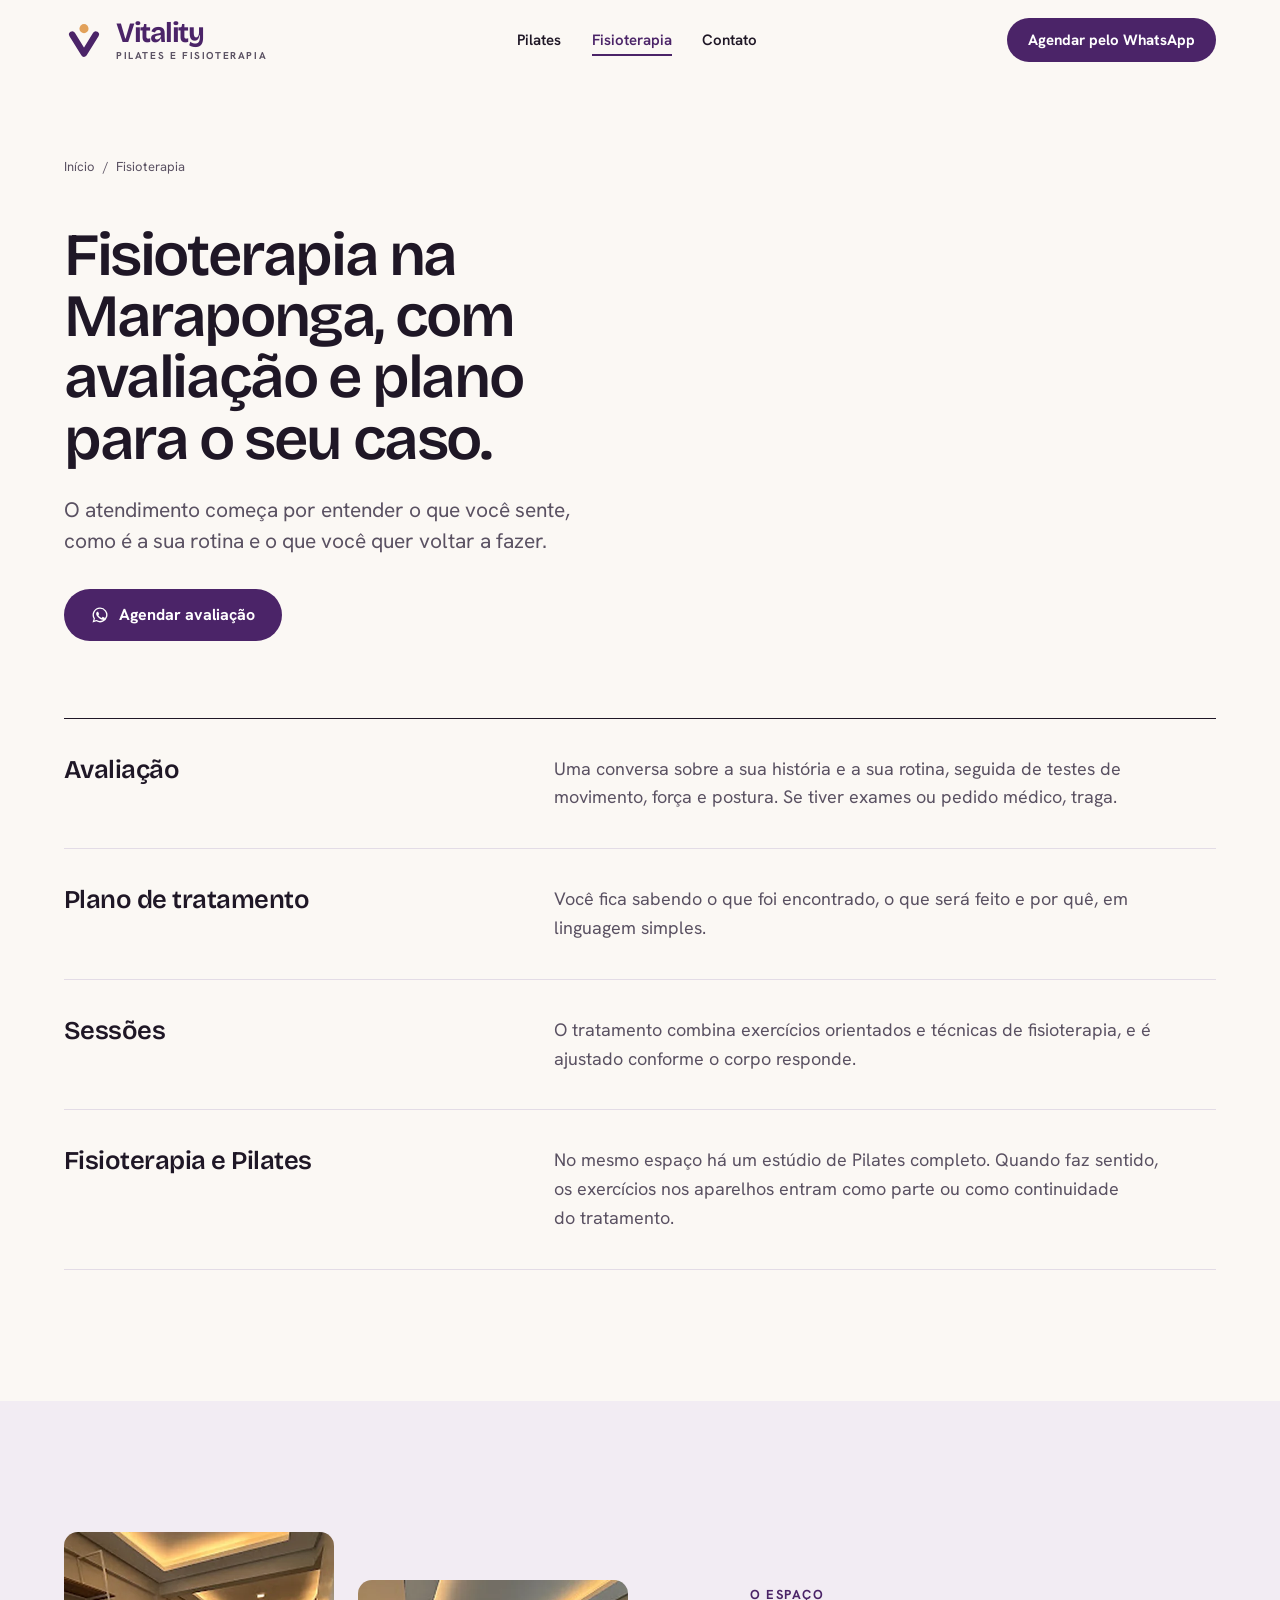
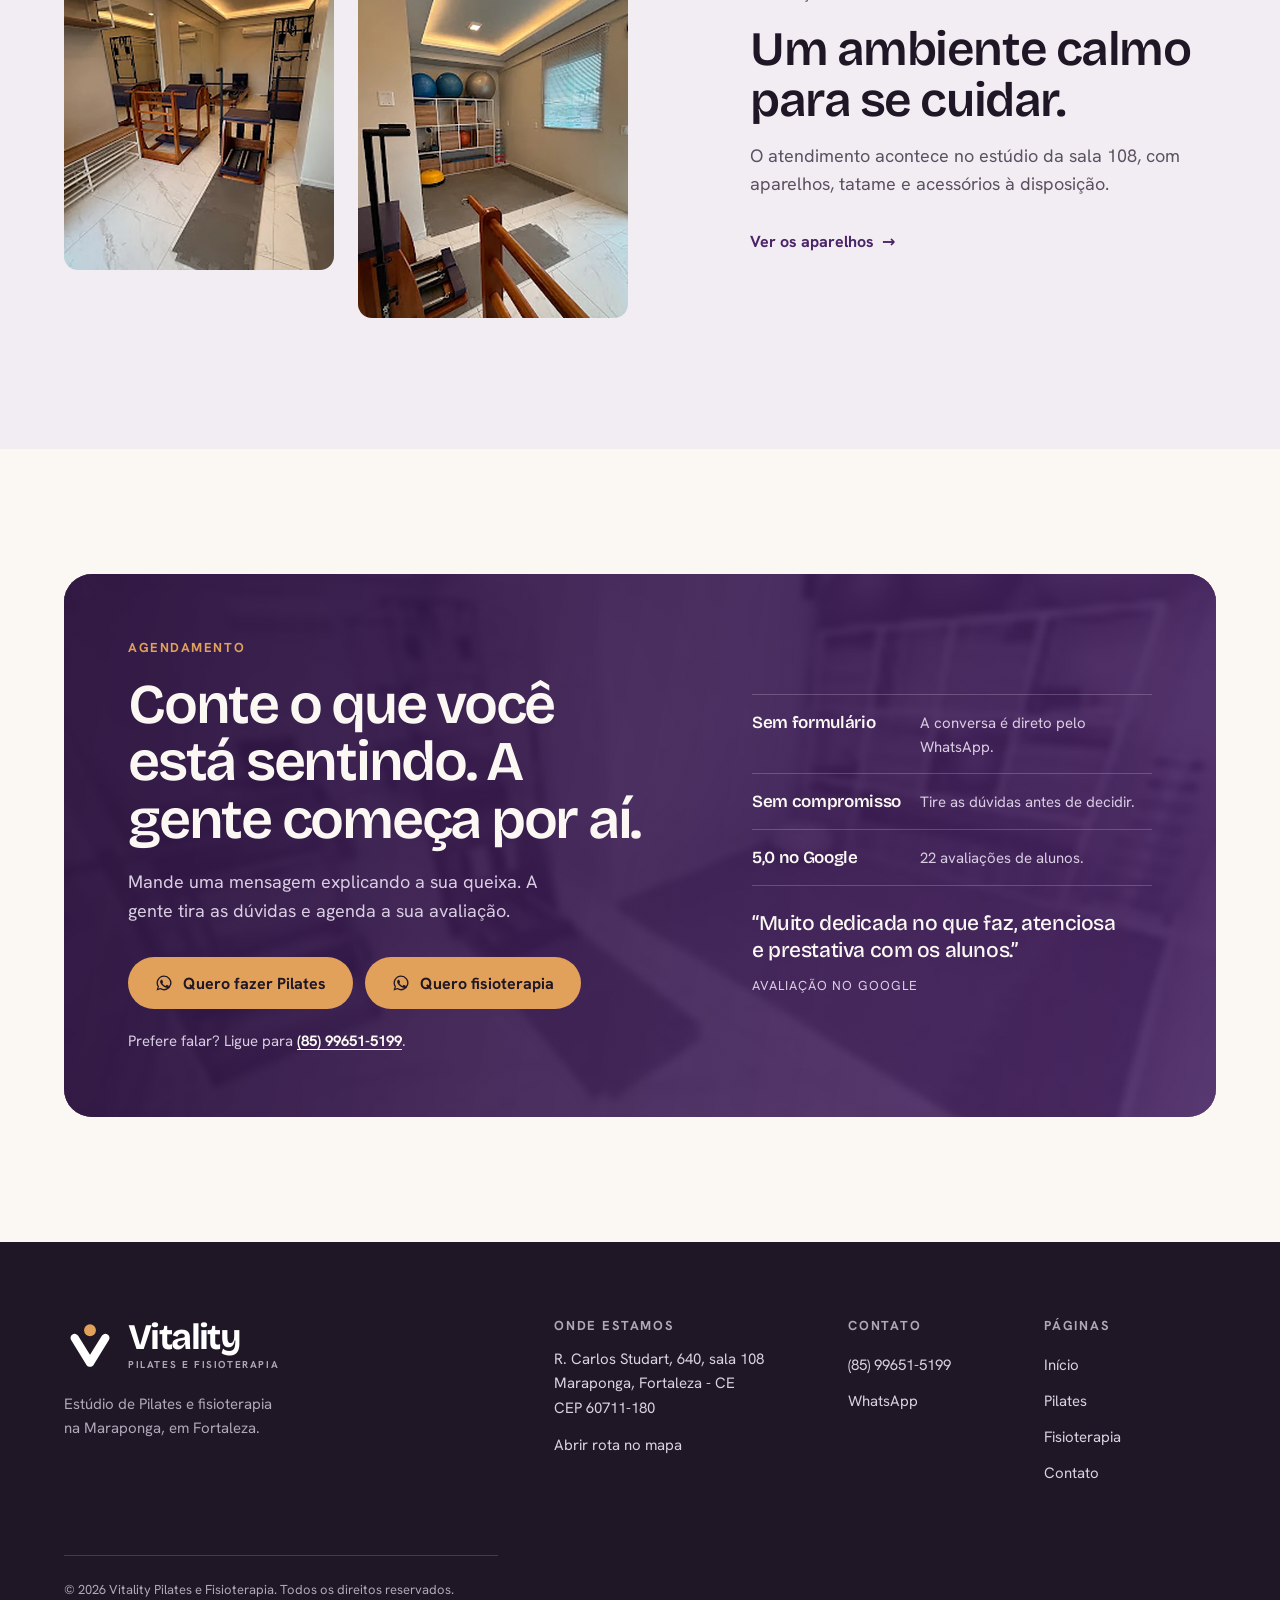
<file: fisioterapia.html>
<!doctype html>
<html lang="pt-BR">
<head>
<meta charset="utf-8">
<meta name="viewport" content="width=device-width, initial-scale=1">
<title>Fisioterapia na Maraponga, Fortaleza | Vitality</title>
<meta name="description" content="Fisioterapia na Maraponga, em Fortaleza, com avaliação individual e plano de tratamento explicado. Agende a sua avaliação pelo WhatsApp.">
<meta name="theme-color" content="#2e1541">
<meta name="geo.region" content="BR-CE">
<meta name="geo.placename" content="Maraponga, Fortaleza">
<meta name="robots" content="index, follow, max-image-preview:large">
<link rel="canonical" href="https://SEU-DOMINIO.com.br/fisioterapia.html">
<meta property="og:type" content="website">
<meta property="og:locale" content="pt_BR">
<meta property="og:site_name" content="Vitality Pilates e Fisioterapia">
<meta property="og:title" content="Fisioterapia na Maraponga, Fortaleza | Vitality">
<meta property="og:description" content="Fisioterapia na Maraponga, em Fortaleza, com avaliação individual e plano de tratamento explicado. Agende a sua avaliação pelo WhatsApp.">
<meta property="og:url" content="https://SEU-DOMINIO.com.br/fisioterapia.html">
<meta property="og:image" content="https://SEU-DOMINIO.com.br/vt-estudio.jpg">
<meta name="twitter:card" content="summary_large_image">
<link rel="icon" href="favicon.svg" type="image/svg+xml">
<link rel="preload" href="bricolage.woff2" as="font" type="font/woff2" crossorigin>
<link rel="preload" href="hanken.woff2" as="font" type="font/woff2" crossorigin>
<link rel="stylesheet" href="style.css">
<script>document.documentElement.classList.add("js")</script>
<script type="application/ld+json">
[
  {
    "@context": "https://schema.org",
    "@type": [
      "HealthAndBeautyBusiness",
      "Physiotherapy"
    ],
    "@id": "https://SEU-DOMINIO.com.br/#negocio",
    "name": "Vitality Pilates e Fisioterapia",
    "description": "Estúdio de Pilates e fisioterapia na Maraponga, em Fortaleza, com aulas nos aparelhos e atendimento individual.",
    "image": [
      "https://SEU-DOMINIO.com.br/vt-estudio.jpg",
      "https://SEU-DOMINIO.com.br/vt-entrada.jpg"
    ],
    "url": "https://SEU-DOMINIO.com.br/",
    "telephone": "+5585996515199",
    "address": {
      "@type": "PostalAddress",
      "streetAddress": "R. Carlos Studart, 640, sala 108",
      "addressLocality": "Fortaleza",
      "addressRegion": "CE",
      "postalCode": "60711-180",
      "addressCountry": "BR"
    },
    "areaServed": [
      {
        "@type": "Place",
        "name": "Maraponga, Fortaleza"
      },
      {
        "@type": "Place",
        "name": "Mondubim, Fortaleza"
      },
      {
        "@type": "Place",
        "name": "Jardim Cearense, Fortaleza"
      },
      {
        "@type": "Place",
        "name": "Parangaba, Fortaleza"
      }
    ],
    "knowsAbout": [
      "Pilates",
      "Pilates nos aparelhos",
      "Fisioterapia"
    ],
    "hasOfferCatalog": {
      "@type": "OfferCatalog",
      "name": "Serviços",
      "itemListElement": [
        {
          "@type": "Offer",
          "itemOffered": {
            "@type": "Service",
            "name": "Pilates",
            "url": "https://SEU-DOMINIO.com.br/pilates.html"
          }
        },
        {
          "@type": "Offer",
          "itemOffered": {
            "@type": "Service",
            "name": "Fisioterapia",
            "url": "https://SEU-DOMINIO.com.br/fisioterapia.html"
          }
        }
      ]
    },
    "aggregateRating": {
      "@type": "AggregateRating",
      "ratingValue": "5.0",
      "bestRating": "5",
      "reviewCount": 22
    },
    "contactPoint": {
      "@type": "ContactPoint",
      "telephone": "+5585996515199",
      "contactType": "agendamento",
      "availableLanguage": "Portuguese"
    },
    "hasMap": "https://www.google.com/maps/search/?api=1&query=Vitality%20Pilates%20e%20Fisioterapia%2C%20R.%20Carlos%20Studart%2C%20640%20-%20Sl%20108%20-%20Maraponga%2C%20Fortaleza%20-%20CE%2C%2060711-180"
  },
  {
    "@context": "https://schema.org",
    "@type": "BreadcrumbList",
    "itemListElement": [
      {
        "@type": "ListItem",
        "position": 1,
        "name": "Início",
        "item": "https://SEU-DOMINIO.com.br/"
      },
      {
        "@type": "ListItem",
        "position": 2,
        "name": "Fisioterapia",
        "item": "https://SEU-DOMINIO.com.br/fisioterapia.html"
      }
    ]
  }
]
</script>
</head>
<body>
<a class="skip" href="#conteudo">Pular para o conteúdo</a>

<header class="site-header" data-header>
  <div class="wrap header-in">
    <a class="brand" href="index.html" aria-label="Vitality Pilates e Fisioterapia, página inicial">
      <svg class="brand-logo" viewBox="0 0 44 44" aria-hidden="true" focusable="false"><path d="M9 16 22 37 35 16" fill="none" stroke="currentColor" stroke-width="7" stroke-linecap="round" stroke-linejoin="round"/><circle class="brand-dot" cx="22" cy="9.5" r="5"/></svg><span class="brand-text"><span class="brand-mark">Vitality</span><span class="brand-sub">Pilates e Fisioterapia</span></span>
    </a>
    <nav class="nav" aria-label="Principal"><ul><li><a href="pilates.html">Pilates</a></li><li><a href="fisioterapia.html" aria-current="page">Fisioterapia</a></li><li><a href="contato.html">Contato</a></li></ul></nav>
    <a class="btn btn--plum btn--sm header-cta" href="https://wa.me/5585996515199?text=Ol%C3%A1%21%20Vi%20o%20site%20do%20Vitality%20e%20gostaria%20de%20agendar%20uma%20avalia%C3%A7%C3%A3o%20de%20fisioterapia." target="_blank" rel="noopener">Agendar pelo WhatsApp</a>
    <button class="menu-btn" type="button" data-menu-btn aria-expanded="false" aria-controls="menu"><span data-menu-label>Menu</span><i aria-hidden="true"></i></button>
  </div>
</header>

<div class="menu" id="menu">
  <nav aria-label="Menu"><ul class="menu-links"><li><a href="index.html">Início</a></li><li><a href="pilates.html">Pilates</a></li><li><a href="fisioterapia.html" aria-current="page">Fisioterapia</a></li><li><a href="contato.html">Contato</a></li></ul></nav>
  <div class="menu-foot">
    <a class="btn btn--plum" href="https://wa.me/5585996515199?text=Ol%C3%A1%21%20Vi%20o%20site%20do%20Vitality%20e%20gostaria%20de%20agendar%20uma%20avalia%C3%A7%C3%A3o%20de%20fisioterapia." target="_blank" rel="noopener"><svg viewBox="0 0 24 24" fill="currentColor" aria-hidden="true"><path d="M12.04 2a9.9 9.9 0 0 0-8.46 15.03L2 22l5.1-1.54A9.9 9.9 0 1 0 12.04 2Zm0 1.8a8.1 8.1 0 1 1-4.3 14.96l-.3-.19-3.03.92.94-2.94-.2-.31A8.1 8.1 0 0 1 12.04 3.8Zm-3.4 3.9c-.2 0-.5.07-.76.36-.26.28-1 .98-1 2.38 0 1.4 1.02 2.76 1.17 2.95.14.19 2 3.06 4.86 4.29 2.38 1.02 2.87.82 3.39.77.51-.05 1.66-.68 1.9-1.33.23-.66.23-1.22.16-1.34-.07-.12-.26-.19-.54-.33-.29-.14-1.67-.82-1.93-.92-.26-.09-.45-.14-.64.14-.19.29-.73.92-.9 1.11-.16.19-.33.21-.61.07-.29-.14-1.2-.44-2.29-1.41a8.6 8.6 0 0 1-1.58-1.97c-.17-.28-.02-.44.12-.58.13-.12.29-.33.43-.49.14-.17.19-.29.28-.48.1-.19.05-.35-.02-.5-.07-.13-.63-1.55-.88-2.12-.22-.52-.45-.53-.64-.54l-.52-.06Z"/></svg>Agendar pelo WhatsApp</a>
    <p>R. Carlos Studart, 640, sala&nbsp;108<br>Maraponga, Fortaleza&nbsp;-&nbsp;CE<br><a href="tel:+5585996515199">(85) 99651-5199</a></p>
  </div>
</div>

<main id="conteudo">

<section class="page-hero">
  <div class="wrap">
    <nav class="crumbs" aria-label="Você está em"><a href="index.html">Início</a><span aria-hidden="true">/</span><span aria-current="page">Fisioterapia</span></nav>
    <div class="grid page-hero--text">
      <div class="page-hero-text">
        <h1>Fisioterapia na Maraponga, com avaliação e plano para o seu caso.</h1>
        <p class="lead">O atendimento começa por entender o que você sente, como é a sua rotina e o que você quer voltar a fazer.</p>
        <a class="btn btn--plum" href="https://wa.me/5585996515199?text=Ol%C3%A1%21%20Vi%20o%20site%20do%20Vitality%20e%20gostaria%20de%20agendar%20uma%20avalia%C3%A7%C3%A3o%20de%20fisioterapia." target="_blank" rel="noopener"><svg viewBox="0 0 24 24" fill="currentColor" aria-hidden="true"><path d="M12.04 2a9.9 9.9 0 0 0-8.46 15.03L2 22l5.1-1.54A9.9 9.9 0 1 0 12.04 2Zm0 1.8a8.1 8.1 0 1 1-4.3 14.96l-.3-.19-3.03.92.94-2.94-.2-.31A8.1 8.1 0 0 1 12.04 3.8Zm-3.4 3.9c-.2 0-.5.07-.76.36-.26.28-1 .98-1 2.38 0 1.4 1.02 2.76 1.17 2.95.14.19 2 3.06 4.86 4.29 2.38 1.02 2.87.82 3.39.77.51-.05 1.66-.68 1.9-1.33.23-.66.23-1.22.16-1.34-.07-.12-.26-.19-.54-.33-.29-.14-1.67-.82-1.93-.92-.26-.09-.45-.14-.64.14-.19.29-.73.92-.9 1.11-.16.19-.33.21-.61.07-.29-.14-1.2-.44-2.29-1.41a8.6 8.6 0 0 1-1.58-1.97c-.17-.28-.02-.44.12-.58.13-.12.29-.33.43-.49.14-.17.19-.29.28-.48.1-.19.05-.35-.02-.5-.07-.13-.63-1.55-.88-2.12-.22-.52-.45-.53-.64-.54l-.52-.06Z"/></svg>Agendar avaliação</a>
      </div>
    </div>
  </div>
</section>

<section class="section" style="padding-top:0" aria-label="Como funciona a fisioterapia">
  <div class="wrap">
    <div class="rows"><div class="row grid reveal"><h3>Avaliação</h3><p>Uma conversa sobre a sua história e a sua rotina, seguida de testes de movimento, força e postura. Se tiver exames ou pedido médico, traga.</p></div><div class="row grid reveal"><h3>Plano de tratamento</h3><p>Você fica sabendo o que foi encontrado, o que será feito e por quê, em linguagem simples.</p></div><div class="row grid reveal"><h3>Sessões</h3><p>O tratamento combina exercícios orientados e técnicas de fisioterapia, e é ajustado conforme o corpo responde.</p></div><div class="row grid reveal"><h3>Fisioterapia e Pilates</h3><p>No mesmo espaço há um estúdio de Pilates completo. Quando faz sentido, os exercícios nos aparelhos entram como parte ou como continuidade do tratamento.</p></div></div>
  </div>
</section>

<section class="section section--alt" aria-labelledby="fx-t">
  <div class="wrap grid band">
    <div class="band-media reveal"><figure class="photo photo--p"><picture><source srcset="vt-estudio.webp" type="image/webp"><img src="vt-estudio.jpg" alt="Vista do estúdio com aparelhos de Pilates, espelho e iluminação quente no teto" width="480" height="600" loading="lazy" decoding="async"></picture></figure><figure class="photo photo--p"><picture><source srcset="vt-bolas.webp" type="image/webp"><img src="vt-bolas.jpg" alt="Área de solo com tatame, estante de acessórios e bolas de Pilates" width="480" height="600" loading="lazy" decoding="async"></picture></figure></div>
    <div class="band-body reveal">
      <span class="eyebrow">O espaço</span>
      <h2 id="fx-t">Um ambiente calmo para se cuidar.</h2>
      <p>O atendimento acontece no estúdio da sala&nbsp;108, com aparelhos, tatame e acessórios à disposição.</p>
      <a class="link" href="pilates.html#aparelhos">Ver os aparelhos</a>
    </div>
  </div>
</section>


<section class="cta" id="agendar" aria-labelledby="cta-t">
  <div class="wrap">
    <div class="cta-box reveal">
      <div class="cta-main">
        <span class="eyebrow">Agendamento</span>
        <h2 id="cta-t">Conte o que você está sentindo. A gente começa por aí.</h2>
        <p>Mande uma mensagem explicando a sua queixa. A gente tira as dúvidas e agenda a sua avaliação.</p>
        <div class="cta-actions">
          <a class="btn btn--wood" href="https://wa.me/5585996515199?text=Ol%C3%A1%21%20Vi%20o%20site%20do%20Vitality%20e%20quero%20saber%20mais%20sobre%20as%20aulas%20de%20Pilates." target="_blank" rel="noopener"><svg viewBox="0 0 24 24" fill="currentColor" aria-hidden="true"><path d="M12.04 2a9.9 9.9 0 0 0-8.46 15.03L2 22l5.1-1.54A9.9 9.9 0 1 0 12.04 2Zm0 1.8a8.1 8.1 0 1 1-4.3 14.96l-.3-.19-3.03.92.94-2.94-.2-.31A8.1 8.1 0 0 1 12.04 3.8Zm-3.4 3.9c-.2 0-.5.07-.76.36-.26.28-1 .98-1 2.38 0 1.4 1.02 2.76 1.17 2.95.14.19 2 3.06 4.86 4.29 2.38 1.02 2.87.82 3.39.77.51-.05 1.66-.68 1.9-1.33.23-.66.23-1.22.16-1.34-.07-.12-.26-.19-.54-.33-.29-.14-1.67-.82-1.93-.92-.26-.09-.45-.14-.64.14-.19.29-.73.92-.9 1.11-.16.19-.33.21-.61.07-.29-.14-1.2-.44-2.29-1.41a8.6 8.6 0 0 1-1.58-1.97c-.17-.28-.02-.44.12-.58.13-.12.29-.33.43-.49.14-.17.19-.29.28-.48.1-.19.05-.35-.02-.5-.07-.13-.63-1.55-.88-2.12-.22-.52-.45-.53-.64-.54l-.52-.06Z"/></svg>Quero fazer Pilates</a>
          <a class="btn btn--wood" href="https://wa.me/5585996515199?text=Ol%C3%A1%21%20Vi%20o%20site%20do%20Vitality%20e%20quero%20agendar%20uma%20avalia%C3%A7%C3%A3o%20de%20fisioterapia." target="_blank" rel="noopener"><svg viewBox="0 0 24 24" fill="currentColor" aria-hidden="true"><path d="M12.04 2a9.9 9.9 0 0 0-8.46 15.03L2 22l5.1-1.54A9.9 9.9 0 1 0 12.04 2Zm0 1.8a8.1 8.1 0 1 1-4.3 14.96l-.3-.19-3.03.92.94-2.94-.2-.31A8.1 8.1 0 0 1 12.04 3.8Zm-3.4 3.9c-.2 0-.5.07-.76.36-.26.28-1 .98-1 2.38 0 1.4 1.02 2.76 1.17 2.95.14.19 2 3.06 4.86 4.29 2.38 1.02 2.87.82 3.39.77.51-.05 1.66-.68 1.9-1.33.23-.66.23-1.22.16-1.34-.07-.12-.26-.19-.54-.33-.29-.14-1.67-.82-1.93-.92-.26-.09-.45-.14-.64.14-.19.29-.73.92-.9 1.11-.16.19-.33.21-.61.07-.29-.14-1.2-.44-2.29-1.41a8.6 8.6 0 0 1-1.58-1.97c-.17-.28-.02-.44.12-.58.13-.12.29-.33.43-.49.14-.17.19-.29.28-.48.1-.19.05-.35-.02-.5-.07-.13-.63-1.55-.88-2.12-.22-.52-.45-.53-.64-.54l-.52-.06Z"/></svg>Quero fisioterapia</a>
        </div>
        <p class="cta-alt">Prefere falar? Ligue para <a href="tel:+5585996515199">(85) 99651-5199</a>.</p>
      </div>
      <div class="cta-side">
        <ul class="cta-points">
          <li><b>Sem formulário</b>A conversa é direto pelo WhatsApp.</li>
          <li><b>Sem compromisso</b>Tire as dúvidas antes de decidir.</li>
          <li><b>5,0 no Google</b>22 avaliações de alunos.</li>
        </ul>
        <blockquote class="cta-quote"><p class="quote">Muito dedicada no que faz, atenciosa e prestativa com os alunos.</p><span class="quote-src">Avaliação no Google</span></blockquote>
      </div>
    </div>
  </div>
</section>

</main>

<footer class="site-footer">
  <div class="wrap grid">
    <div class="footer-brand">
      <span class="brand"><svg class="brand-logo" viewBox="0 0 44 44" aria-hidden="true" focusable="false"><path d="M9 16 22 37 35 16" fill="none" stroke="currentColor" stroke-width="7" stroke-linecap="round" stroke-linejoin="round"/><circle class="brand-dot" cx="22" cy="9.5" r="5"/></svg><span class="brand-text"><span class="brand-mark">Vitality</span><span class="brand-sub">Pilates e Fisioterapia</span></span></span>
      <p>Estúdio de Pilates e fisioterapia na Maraponga, em Fortaleza.</p>
    </div>
    <div class="footer-col">
      <h2>Onde estamos</h2>
      <address>R. Carlos Studart, 640, sala&nbsp;108<br>Maraponga, Fortaleza&nbsp;-&nbsp;CE<br>CEP <span class="nw">60711-180</span></address>
      <p style="margin-top:.75rem"><a href="https://www.google.com/maps/dir/?api=1&destination=Vitality%20Pilates%20e%20Fisioterapia%2C%20R.%20Carlos%20Studart%2C%20640%20-%20Sl%20108%20-%20Maraponga%2C%20Fortaleza%20-%20CE%2C%2060711-180" target="_blank" rel="noopener">Abrir rota no mapa</a></p>
    </div>
    <div class="footer-col">
      <h2>Contato</h2>
      <ul>
        <li><a href="tel:+5585996515199">(85) 99651-5199</a></li>
        <li><a href="https://wa.me/5585996515199?text=Ol%C3%A1%21%20Vi%20o%20site%20do%20Vitality%20e%20gostaria%20de%20agendar%20uma%20avalia%C3%A7%C3%A3o%20de%20fisioterapia." target="_blank" rel="noopener">WhatsApp</a></li>
      </ul>
    </div>
    <div class="footer-col">
      <h2>Páginas</h2>
      <ul><li><a href="index.html">Início</a></li><li><a href="pilates.html">Pilates</a></li><li><a href="fisioterapia.html" aria-current="page">Fisioterapia</a></li><li><a href="contato.html">Contato</a></li></ul>
    </div>
  </div>
  <div class="wrap"><p class="footer-legal">© 2026 Vitality Pilates e Fisioterapia. Todos os direitos reservados.</p></div>
</footer>

<div class="dock" data-dock>
  <a class="btn btn--wood" href="https://wa.me/5585996515199?text=Ol%C3%A1%21%20Vi%20o%20site%20do%20Vitality%20e%20gostaria%20de%20agendar%20uma%20avalia%C3%A7%C3%A3o%20de%20fisioterapia." target="_blank" rel="noopener"><svg viewBox="0 0 24 24" fill="currentColor" aria-hidden="true"><path d="M12.04 2a9.9 9.9 0 0 0-8.46 15.03L2 22l5.1-1.54A9.9 9.9 0 1 0 12.04 2Zm0 1.8a8.1 8.1 0 1 1-4.3 14.96l-.3-.19-3.03.92.94-2.94-.2-.31A8.1 8.1 0 0 1 12.04 3.8Zm-3.4 3.9c-.2 0-.5.07-.76.36-.26.28-1 .98-1 2.38 0 1.4 1.02 2.76 1.17 2.95.14.19 2 3.06 4.86 4.29 2.38 1.02 2.87.82 3.39.77.51-.05 1.66-.68 1.9-1.33.23-.66.23-1.22.16-1.34-.07-.12-.26-.19-.54-.33-.29-.14-1.67-.82-1.93-.92-.26-.09-.45-.14-.64.14-.19.29-.73.92-.9 1.11-.16.19-.33.21-.61.07-.29-.14-1.2-.44-2.29-1.41a8.6 8.6 0 0 1-1.58-1.97c-.17-.28-.02-.44.12-.58.13-.12.29-.33.43-.49.14-.17.19-.29.28-.48.1-.19.05-.35-.02-.5-.07-.13-.63-1.55-.88-2.12-.22-.52-.45-.53-.64-.54l-.52-.06Z"/></svg>WhatsApp</a>
  <a class="btn btn--ghost" href="tel:+5585996515199">Ligar</a>
</div>

<script src="main.js" defer></script>
</body>
</html>
</file>
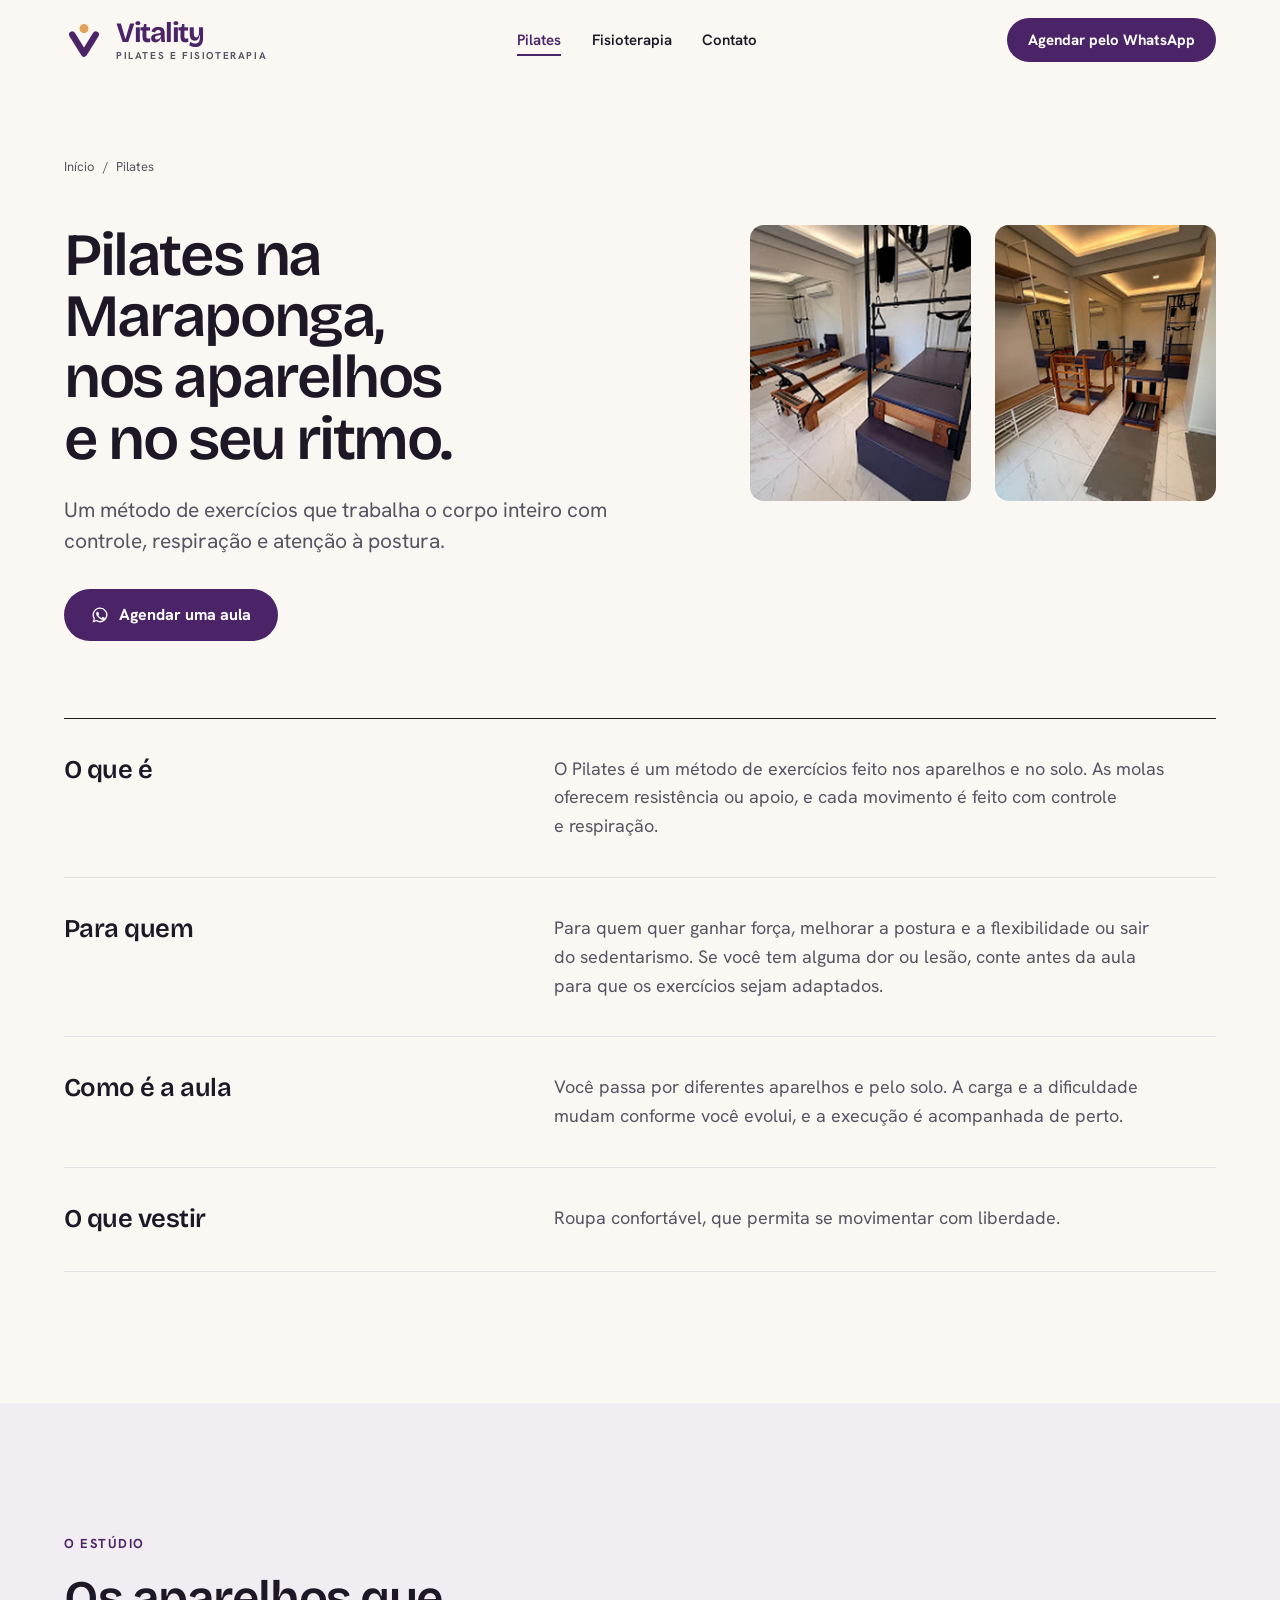
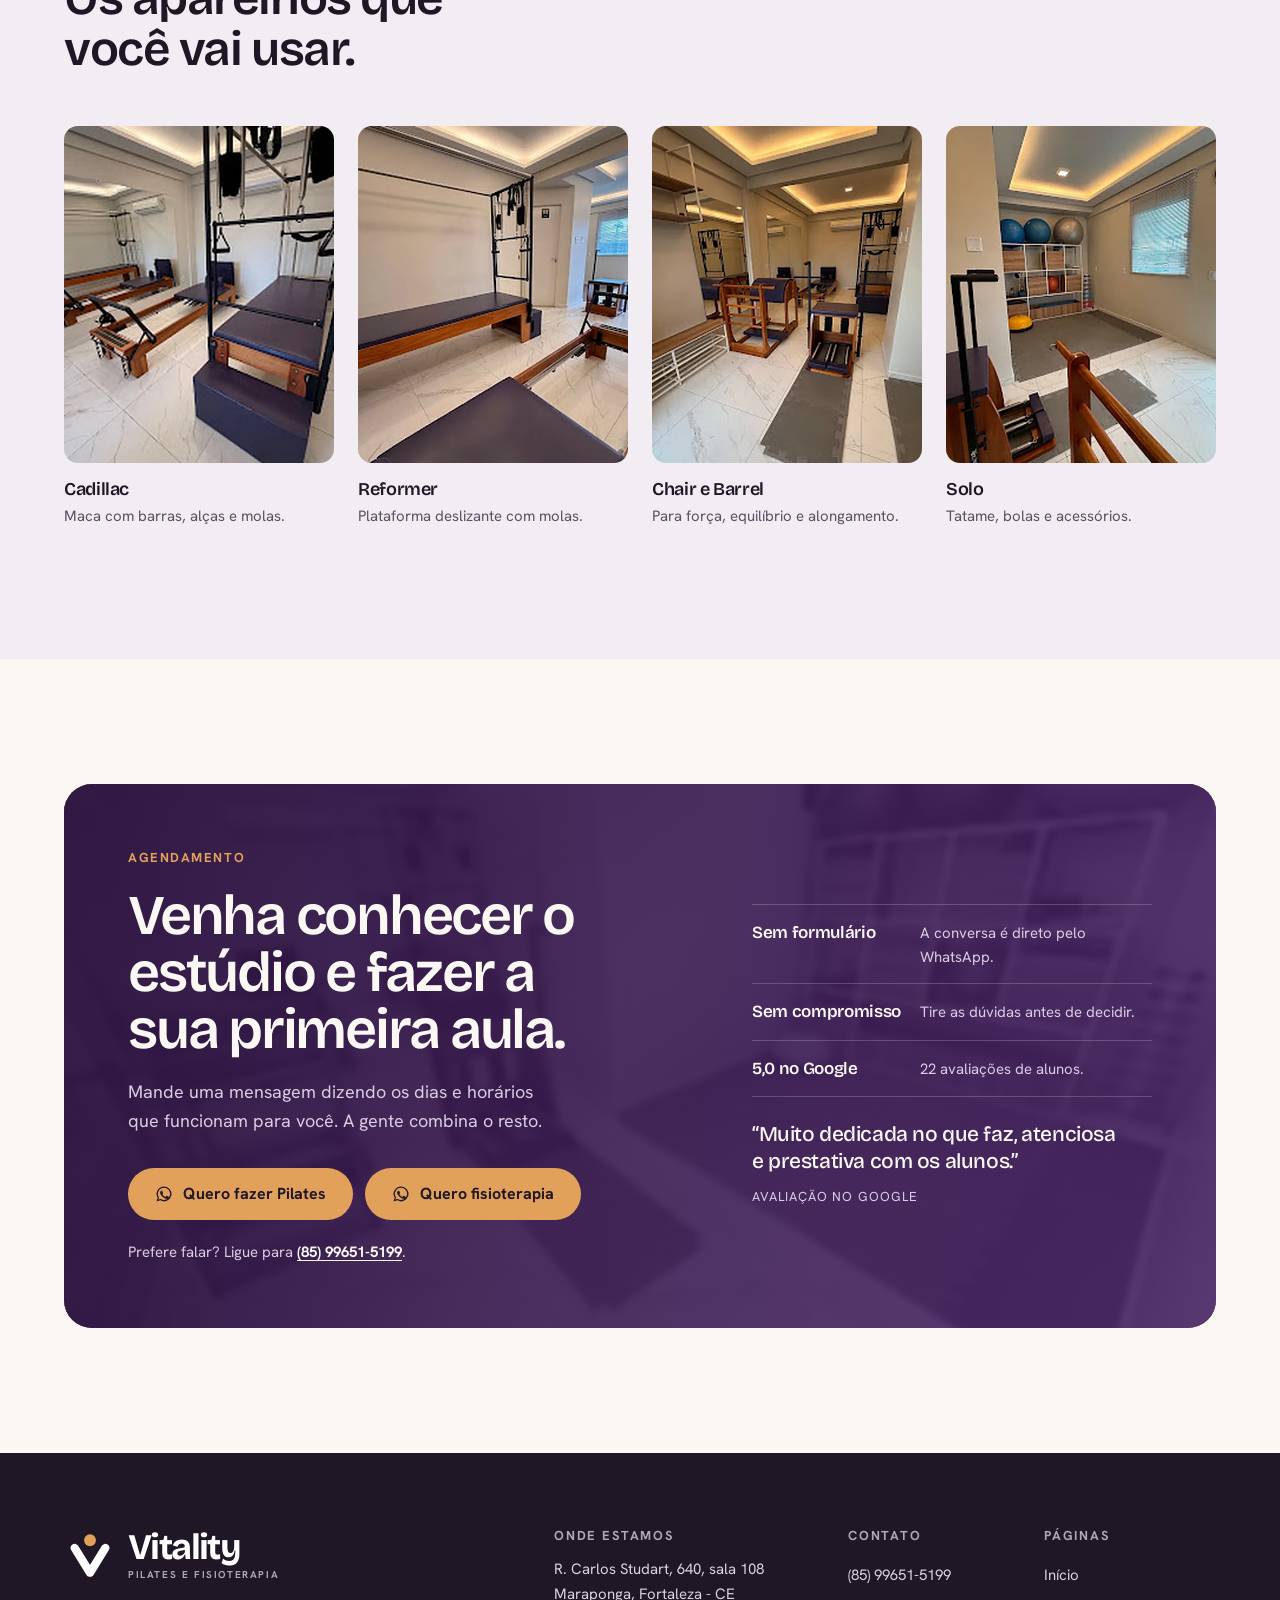
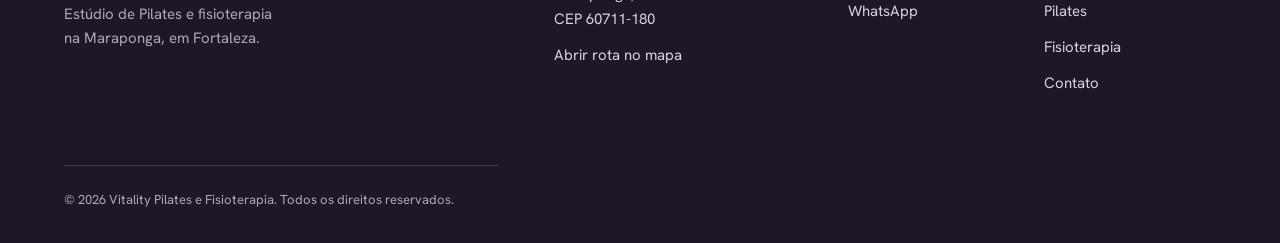
<file: pilates.html>
<!doctype html>
<html lang="pt-BR">
<head>
<meta charset="utf-8">
<meta name="viewport" content="width=device-width, initial-scale=1">
<title>Pilates nos aparelhos na Maraponga, Fortaleza | Vitality</title>
<meta name="description" content="Aulas de Pilates nos aparelhos e no solo na Maraponga, em Fortaleza: Cadillac, Reformer, Chair e Barrel. Agende a sua primeira aula pelo WhatsApp.">
<meta name="theme-color" content="#2e1541">
<meta name="geo.region" content="BR-CE">
<meta name="geo.placename" content="Maraponga, Fortaleza">
<meta name="robots" content="index, follow, max-image-preview:large">
<link rel="canonical" href="https://SEU-DOMINIO.com.br/pilates.html">
<meta property="og:type" content="website">
<meta property="og:locale" content="pt_BR">
<meta property="og:site_name" content="Vitality Pilates e Fisioterapia">
<meta property="og:title" content="Pilates nos aparelhos na Maraponga, Fortaleza | Vitality">
<meta property="og:description" content="Aulas de Pilates nos aparelhos e no solo na Maraponga, em Fortaleza: Cadillac, Reformer, Chair e Barrel. Agende a sua primeira aula pelo WhatsApp.">
<meta property="og:url" content="https://SEU-DOMINIO.com.br/pilates.html">
<meta property="og:image" content="https://SEU-DOMINIO.com.br/vt-estudio.jpg">
<meta name="twitter:card" content="summary_large_image">
<link rel="icon" href="favicon.svg" type="image/svg+xml">
<link rel="preload" href="bricolage.woff2" as="font" type="font/woff2" crossorigin>
<link rel="preload" href="hanken.woff2" as="font" type="font/woff2" crossorigin>
<link rel="stylesheet" href="style.css">
<script>document.documentElement.classList.add("js")</script>
<script type="application/ld+json">
[
  {
    "@context": "https://schema.org",
    "@type": [
      "HealthAndBeautyBusiness",
      "Physiotherapy"
    ],
    "@id": "https://SEU-DOMINIO.com.br/#negocio",
    "name": "Vitality Pilates e Fisioterapia",
    "description": "Estúdio de Pilates e fisioterapia na Maraponga, em Fortaleza, com aulas nos aparelhos e atendimento individual.",
    "image": [
      "https://SEU-DOMINIO.com.br/vt-estudio.jpg",
      "https://SEU-DOMINIO.com.br/vt-entrada.jpg"
    ],
    "url": "https://SEU-DOMINIO.com.br/",
    "telephone": "+5585996515199",
    "address": {
      "@type": "PostalAddress",
      "streetAddress": "R. Carlos Studart, 640, sala 108",
      "addressLocality": "Fortaleza",
      "addressRegion": "CE",
      "postalCode": "60711-180",
      "addressCountry": "BR"
    },
    "areaServed": [
      {
        "@type": "Place",
        "name": "Maraponga, Fortaleza"
      },
      {
        "@type": "Place",
        "name": "Mondubim, Fortaleza"
      },
      {
        "@type": "Place",
        "name": "Jardim Cearense, Fortaleza"
      },
      {
        "@type": "Place",
        "name": "Parangaba, Fortaleza"
      }
    ],
    "knowsAbout": [
      "Pilates",
      "Pilates nos aparelhos",
      "Fisioterapia"
    ],
    "hasOfferCatalog": {
      "@type": "OfferCatalog",
      "name": "Serviços",
      "itemListElement": [
        {
          "@type": "Offer",
          "itemOffered": {
            "@type": "Service",
            "name": "Pilates",
            "url": "https://SEU-DOMINIO.com.br/pilates.html"
          }
        },
        {
          "@type": "Offer",
          "itemOffered": {
            "@type": "Service",
            "name": "Fisioterapia",
            "url": "https://SEU-DOMINIO.com.br/fisioterapia.html"
          }
        }
      ]
    },
    "aggregateRating": {
      "@type": "AggregateRating",
      "ratingValue": "5.0",
      "bestRating": "5",
      "reviewCount": 22
    },
    "contactPoint": {
      "@type": "ContactPoint",
      "telephone": "+5585996515199",
      "contactType": "agendamento",
      "availableLanguage": "Portuguese"
    },
    "hasMap": "https://www.google.com/maps/search/?api=1&query=Vitality%20Pilates%20e%20Fisioterapia%2C%20R.%20Carlos%20Studart%2C%20640%20-%20Sl%20108%20-%20Maraponga%2C%20Fortaleza%20-%20CE%2C%2060711-180"
  },
  {
    "@context": "https://schema.org",
    "@type": "BreadcrumbList",
    "itemListElement": [
      {
        "@type": "ListItem",
        "position": 1,
        "name": "Início",
        "item": "https://SEU-DOMINIO.com.br/"
      },
      {
        "@type": "ListItem",
        "position": 2,
        "name": "Pilates",
        "item": "https://SEU-DOMINIO.com.br/pilates.html"
      }
    ]
  }
]
</script>
</head>
<body>
<a class="skip" href="#conteudo">Pular para o conteúdo</a>

<header class="site-header" data-header>
  <div class="wrap header-in">
    <a class="brand" href="index.html" aria-label="Vitality Pilates e Fisioterapia, página inicial">
      <svg class="brand-logo" viewBox="0 0 44 44" aria-hidden="true" focusable="false"><path d="M9 16 22 37 35 16" fill="none" stroke="currentColor" stroke-width="7" stroke-linecap="round" stroke-linejoin="round"/><circle class="brand-dot" cx="22" cy="9.5" r="5"/></svg><span class="brand-text"><span class="brand-mark">Vitality</span><span class="brand-sub">Pilates e Fisioterapia</span></span>
    </a>
    <nav class="nav" aria-label="Principal"><ul><li><a href="pilates.html" aria-current="page">Pilates</a></li><li><a href="fisioterapia.html">Fisioterapia</a></li><li><a href="contato.html">Contato</a></li></ul></nav>
    <a class="btn btn--plum btn--sm header-cta" href="https://wa.me/5585996515199?text=Ol%C3%A1%21%20Vi%20o%20site%20do%20Vitality%20e%20gostaria%20de%20agendar%20uma%20aula%20de%20Pilates." target="_blank" rel="noopener">Agendar pelo WhatsApp</a>
    <button class="menu-btn" type="button" data-menu-btn aria-expanded="false" aria-controls="menu"><span data-menu-label>Menu</span><i aria-hidden="true"></i></button>
  </div>
</header>

<div class="menu" id="menu">
  <nav aria-label="Menu"><ul class="menu-links"><li><a href="index.html">Início</a></li><li><a href="pilates.html" aria-current="page">Pilates</a></li><li><a href="fisioterapia.html">Fisioterapia</a></li><li><a href="contato.html">Contato</a></li></ul></nav>
  <div class="menu-foot">
    <a class="btn btn--plum" href="https://wa.me/5585996515199?text=Ol%C3%A1%21%20Vi%20o%20site%20do%20Vitality%20e%20gostaria%20de%20agendar%20uma%20aula%20de%20Pilates." target="_blank" rel="noopener"><svg viewBox="0 0 24 24" fill="currentColor" aria-hidden="true"><path d="M12.04 2a9.9 9.9 0 0 0-8.46 15.03L2 22l5.1-1.54A9.9 9.9 0 1 0 12.04 2Zm0 1.8a8.1 8.1 0 1 1-4.3 14.96l-.3-.19-3.03.92.94-2.94-.2-.31A8.1 8.1 0 0 1 12.04 3.8Zm-3.4 3.9c-.2 0-.5.07-.76.36-.26.28-1 .98-1 2.38 0 1.4 1.02 2.76 1.17 2.95.14.19 2 3.06 4.86 4.29 2.38 1.02 2.87.82 3.39.77.51-.05 1.66-.68 1.9-1.33.23-.66.23-1.22.16-1.34-.07-.12-.26-.19-.54-.33-.29-.14-1.67-.82-1.93-.92-.26-.09-.45-.14-.64.14-.19.29-.73.92-.9 1.11-.16.19-.33.21-.61.07-.29-.14-1.2-.44-2.29-1.41a8.6 8.6 0 0 1-1.58-1.97c-.17-.28-.02-.44.12-.58.13-.12.29-.33.43-.49.14-.17.19-.29.28-.48.1-.19.05-.35-.02-.5-.07-.13-.63-1.55-.88-2.12-.22-.52-.45-.53-.64-.54l-.52-.06Z"/></svg>Agendar pelo WhatsApp</a>
    <p>R. Carlos Studart, 640, sala&nbsp;108<br>Maraponga, Fortaleza&nbsp;-&nbsp;CE<br><a href="tel:+5585996515199">(85) 99651-5199</a></p>
  </div>
</div>

<main id="conteudo">

<section class="page-hero">
  <div class="wrap">
    <nav class="crumbs" aria-label="Você está em"><a href="index.html">Início</a><span aria-hidden="true">/</span><span aria-current="page">Pilates</span></nav>
    <div class="grid">
      <div class="page-hero-text">
        <h1>Pilates na Maraponga, nos aparelhos e no seu ritmo.</h1>
        <p class="lead">Um método de exercícios que trabalha o corpo inteiro com controle, respiração e atenção à postura.</p>
        <a class="btn btn--plum" href="https://wa.me/5585996515199?text=Ol%C3%A1%21%20Vi%20o%20site%20do%20Vitality%20e%20gostaria%20de%20agendar%20uma%20aula%20de%20Pilates." target="_blank" rel="noopener"><svg viewBox="0 0 24 24" fill="currentColor" aria-hidden="true"><path d="M12.04 2a9.9 9.9 0 0 0-8.46 15.03L2 22l5.1-1.54A9.9 9.9 0 1 0 12.04 2Zm0 1.8a8.1 8.1 0 1 1-4.3 14.96l-.3-.19-3.03.92.94-2.94-.2-.31A8.1 8.1 0 0 1 12.04 3.8Zm-3.4 3.9c-.2 0-.5.07-.76.36-.26.28-1 .98-1 2.38 0 1.4 1.02 2.76 1.17 2.95.14.19 2 3.06 4.86 4.29 2.38 1.02 2.87.82 3.39.77.51-.05 1.66-.68 1.9-1.33.23-.66.23-1.22.16-1.34-.07-.12-.26-.19-.54-.33-.29-.14-1.67-.82-1.93-.92-.26-.09-.45-.14-.64.14-.19.29-.73.92-.9 1.11-.16.19-.33.21-.61.07-.29-.14-1.2-.44-2.29-1.41a8.6 8.6 0 0 1-1.58-1.97c-.17-.28-.02-.44.12-.58.13-.12.29-.33.43-.49.14-.17.19-.29.28-.48.1-.19.05-.35-.02-.5-.07-.13-.63-1.55-.88-2.12-.22-.52-.45-.53-.64-.54l-.52-.06Z"/></svg>Agendar uma aula</a>
      </div>
      <div class="page-hero-media">
        <figure class="photo photo--p"><picture><source srcset="vt-cadillac.webp" type="image/webp"><img src="vt-cadillac.jpg" alt="Cadillac e Reformers de Pilates em madeira, com alças e molas" width="480" height="600" loading="eager" fetchpriority="high"></picture></figure>
        <figure class="photo photo--p"><picture><source srcset="vt-estudio.webp" type="image/webp"><img src="vt-estudio.jpg" alt="Vista do estúdio com aparelhos de Pilates, espelho e iluminação quente no teto" width="480" height="600" loading="eager" fetchpriority="high"></picture></figure>
      </div>
    </div>
  </div>
</section>

<section class="section" style="padding-top:0" aria-label="Sobre o Pilates">
  <div class="wrap">
    <div class="rows"><div class="row grid reveal"><h3>O que é</h3><p>O Pilates é um método de exercícios feito nos aparelhos e no solo. As molas oferecem resistência ou apoio, e cada movimento é feito com controle e respiração.</p></div><div class="row grid reveal"><h3>Para quem</h3><p>Para quem quer ganhar força, melhorar a postura e a flexibilidade ou sair do sedentarismo. Se você tem alguma dor ou lesão, conte antes da aula para que os exercícios sejam adaptados.</p></div><div class="row grid reveal"><h3>Como é a aula</h3><p>Você passa por diferentes aparelhos e pelo solo. A carga e a dificuldade mudam conforme você evolui, e a execução é acompanhada de perto.</p></div><div class="row grid reveal"><h3>O que vestir</h3><p>Roupa confortável, que permita se movimentar com liberdade.</p></div></div>
  </div>
</section>

<section class="section section--alt" id="aparelhos" aria-labelledby="ap-t">
  <div class="wrap">
    <div class="head grid reveal">
      <div class="head-a">
        <span class="eyebrow">O estúdio</span>
        <h2 id="ap-t">Os aparelhos que você vai usar.</h2>
      </div>
    </div>
    <div class="tiles">
      <div class="reveal"><figure class="photo photo--p"><picture><source srcset="vt-cadillac.webp" type="image/webp"><img src="vt-cadillac.jpg" alt="Cadillac e Reformers de Pilates em madeira, com alças e molas" width="480" height="600" loading="lazy" decoding="async"></picture><figcaption><b>Cadillac</b>Maca com barras, alças e molas.</figcaption></figure></div>
      <div class="reveal"><figure class="photo photo--p"><picture><source srcset="vt-reformer.webp" type="image/webp"><img src="vt-reformer.jpg" alt="Aparelhos de Pilates em madeira com estofado roxo, sobre piso claro" width="480" height="600" loading="lazy" decoding="async"></picture><figcaption><b>Reformer</b>Plataforma deslizante com molas.</figcaption></figure></div>
      <div class="reveal"><figure class="photo photo--p"><picture><source srcset="vt-estudio.webp" type="image/webp"><img src="vt-estudio.jpg" alt="Vista do estúdio com aparelhos de Pilates, espelho e iluminação quente no teto" width="480" height="600" loading="lazy" decoding="async"></picture><figcaption><b>Chair e Barrel</b>Para força, equilíbrio e alongamento.</figcaption></figure></div>
      <div class="reveal"><figure class="photo photo--p"><picture><source srcset="vt-bolas.webp" type="image/webp"><img src="vt-bolas.jpg" alt="Área de solo com tatame, estante de acessórios e bolas de Pilates" width="480" height="600" loading="lazy" decoding="async"></picture><figcaption><b>Solo</b>Tatame, bolas e acessórios.</figcaption></figure></div>
    </div>
  </div>
</section>


<section class="cta" id="agendar" aria-labelledby="cta-t">
  <div class="wrap">
    <div class="cta-box reveal">
      <div class="cta-main">
        <span class="eyebrow">Agendamento</span>
        <h2 id="cta-t">Venha conhecer o estúdio e fazer a sua primeira aula.</h2>
        <p>Mande uma mensagem dizendo os dias e horários que funcionam para você. A gente combina o resto.</p>
        <div class="cta-actions">
          <a class="btn btn--wood" href="https://wa.me/5585996515199?text=Ol%C3%A1%21%20Vi%20o%20site%20do%20Vitality%20e%20quero%20saber%20mais%20sobre%20as%20aulas%20de%20Pilates." target="_blank" rel="noopener"><svg viewBox="0 0 24 24" fill="currentColor" aria-hidden="true"><path d="M12.04 2a9.9 9.9 0 0 0-8.46 15.03L2 22l5.1-1.54A9.9 9.9 0 1 0 12.04 2Zm0 1.8a8.1 8.1 0 1 1-4.3 14.96l-.3-.19-3.03.92.94-2.94-.2-.31A8.1 8.1 0 0 1 12.04 3.8Zm-3.4 3.9c-.2 0-.5.07-.76.36-.26.28-1 .98-1 2.38 0 1.4 1.02 2.76 1.17 2.95.14.19 2 3.06 4.86 4.29 2.38 1.02 2.87.82 3.39.77.51-.05 1.66-.68 1.9-1.33.23-.66.23-1.22.16-1.34-.07-.12-.26-.19-.54-.33-.29-.14-1.67-.82-1.93-.92-.26-.09-.45-.14-.64.14-.19.29-.73.92-.9 1.11-.16.19-.33.21-.61.07-.29-.14-1.2-.44-2.29-1.41a8.6 8.6 0 0 1-1.58-1.97c-.17-.28-.02-.44.12-.58.13-.12.29-.33.43-.49.14-.17.19-.29.28-.48.1-.19.05-.35-.02-.5-.07-.13-.63-1.55-.88-2.12-.22-.52-.45-.53-.64-.54l-.52-.06Z"/></svg>Quero fazer Pilates</a>
          <a class="btn btn--wood" href="https://wa.me/5585996515199?text=Ol%C3%A1%21%20Vi%20o%20site%20do%20Vitality%20e%20quero%20agendar%20uma%20avalia%C3%A7%C3%A3o%20de%20fisioterapia." target="_blank" rel="noopener"><svg viewBox="0 0 24 24" fill="currentColor" aria-hidden="true"><path d="M12.04 2a9.9 9.9 0 0 0-8.46 15.03L2 22l5.1-1.54A9.9 9.9 0 1 0 12.04 2Zm0 1.8a8.1 8.1 0 1 1-4.3 14.96l-.3-.19-3.03.92.94-2.94-.2-.31A8.1 8.1 0 0 1 12.04 3.8Zm-3.4 3.9c-.2 0-.5.07-.76.36-.26.28-1 .98-1 2.38 0 1.4 1.02 2.76 1.17 2.95.14.19 2 3.06 4.86 4.29 2.38 1.02 2.87.82 3.39.77.51-.05 1.66-.68 1.9-1.33.23-.66.23-1.22.16-1.34-.07-.12-.26-.19-.54-.33-.29-.14-1.67-.82-1.93-.92-.26-.09-.45-.14-.64.14-.19.29-.73.92-.9 1.11-.16.19-.33.21-.61.07-.29-.14-1.2-.44-2.29-1.41a8.6 8.6 0 0 1-1.58-1.97c-.17-.28-.02-.44.12-.58.13-.12.29-.33.43-.49.14-.17.19-.29.28-.48.1-.19.05-.35-.02-.5-.07-.13-.63-1.55-.88-2.12-.22-.52-.45-.53-.64-.54l-.52-.06Z"/></svg>Quero fisioterapia</a>
        </div>
        <p class="cta-alt">Prefere falar? Ligue para <a href="tel:+5585996515199">(85) 99651-5199</a>.</p>
      </div>
      <div class="cta-side">
        <ul class="cta-points">
          <li><b>Sem formulário</b>A conversa é direto pelo WhatsApp.</li>
          <li><b>Sem compromisso</b>Tire as dúvidas antes de decidir.</li>
          <li><b>5,0 no Google</b>22 avaliações de alunos.</li>
        </ul>
        <blockquote class="cta-quote"><p class="quote">Muito dedicada no que faz, atenciosa e prestativa com os alunos.</p><span class="quote-src">Avaliação no Google</span></blockquote>
      </div>
    </div>
  </div>
</section>

</main>

<footer class="site-footer">
  <div class="wrap grid">
    <div class="footer-brand">
      <span class="brand"><svg class="brand-logo" viewBox="0 0 44 44" aria-hidden="true" focusable="false"><path d="M9 16 22 37 35 16" fill="none" stroke="currentColor" stroke-width="7" stroke-linecap="round" stroke-linejoin="round"/><circle class="brand-dot" cx="22" cy="9.5" r="5"/></svg><span class="brand-text"><span class="brand-mark">Vitality</span><span class="brand-sub">Pilates e Fisioterapia</span></span></span>
      <p>Estúdio de Pilates e fisioterapia na Maraponga, em Fortaleza.</p>
    </div>
    <div class="footer-col">
      <h2>Onde estamos</h2>
      <address>R. Carlos Studart, 640, sala&nbsp;108<br>Maraponga, Fortaleza&nbsp;-&nbsp;CE<br>CEP <span class="nw">60711-180</span></address>
      <p style="margin-top:.75rem"><a href="https://www.google.com/maps/dir/?api=1&destination=Vitality%20Pilates%20e%20Fisioterapia%2C%20R.%20Carlos%20Studart%2C%20640%20-%20Sl%20108%20-%20Maraponga%2C%20Fortaleza%20-%20CE%2C%2060711-180" target="_blank" rel="noopener">Abrir rota no mapa</a></p>
    </div>
    <div class="footer-col">
      <h2>Contato</h2>
      <ul>
        <li><a href="tel:+5585996515199">(85) 99651-5199</a></li>
        <li><a href="https://wa.me/5585996515199?text=Ol%C3%A1%21%20Vi%20o%20site%20do%20Vitality%20e%20gostaria%20de%20agendar%20uma%20aula%20de%20Pilates." target="_blank" rel="noopener">WhatsApp</a></li>
      </ul>
    </div>
    <div class="footer-col">
      <h2>Páginas</h2>
      <ul><li><a href="index.html">Início</a></li><li><a href="pilates.html" aria-current="page">Pilates</a></li><li><a href="fisioterapia.html">Fisioterapia</a></li><li><a href="contato.html">Contato</a></li></ul>
    </div>
  </div>
  <div class="wrap"><p class="footer-legal">© 2026 Vitality Pilates e Fisioterapia. Todos os direitos reservados.</p></div>
</footer>

<div class="dock" data-dock>
  <a class="btn btn--wood" href="https://wa.me/5585996515199?text=Ol%C3%A1%21%20Vi%20o%20site%20do%20Vitality%20e%20gostaria%20de%20agendar%20uma%20aula%20de%20Pilates." target="_blank" rel="noopener"><svg viewBox="0 0 24 24" fill="currentColor" aria-hidden="true"><path d="M12.04 2a9.9 9.9 0 0 0-8.46 15.03L2 22l5.1-1.54A9.9 9.9 0 1 0 12.04 2Zm0 1.8a8.1 8.1 0 1 1-4.3 14.96l-.3-.19-3.03.92.94-2.94-.2-.31A8.1 8.1 0 0 1 12.04 3.8Zm-3.4 3.9c-.2 0-.5.07-.76.36-.26.28-1 .98-1 2.38 0 1.4 1.02 2.76 1.17 2.95.14.19 2 3.06 4.86 4.29 2.38 1.02 2.87.82 3.39.77.51-.05 1.66-.68 1.9-1.33.23-.66.23-1.22.16-1.34-.07-.12-.26-.19-.54-.33-.29-.14-1.67-.82-1.93-.92-.26-.09-.45-.14-.64.14-.19.29-.73.92-.9 1.11-.16.19-.33.21-.61.07-.29-.14-1.2-.44-2.29-1.41a8.6 8.6 0 0 1-1.58-1.97c-.17-.28-.02-.44.12-.58.13-.12.29-.33.43-.49.14-.17.19-.29.28-.48.1-.19.05-.35-.02-.5-.07-.13-.63-1.55-.88-2.12-.22-.52-.45-.53-.64-.54l-.52-.06Z"/></svg>WhatsApp</a>
  <a class="btn btn--ghost" href="tel:+5585996515199">Ligar</a>
</div>

<script src="main.js" defer></script>
</body>
</html>
</file>
<file: style.css>
/* ==========================================================================
   Vitality Pilates e Fisioterapia — folha de estilo única
   1. Tokens  2. Base  3. Tipografia  4. Layout  5. Componentes
   6. Cabeçalho e menu  7. Seções  8. Rodapé e barra do celular  9. Movimento
   ========================================================================== */

/* 1. Tokens ---------------------------------------------------------------- */
@font-face { font-family: "Bricolage"; src: url("bricolage.woff2") format("woff2-variations"); font-weight: 200 800; font-display: swap; }
@font-face { font-family: "Hanken"; src: url("hanken.woff2") format("woff2-variations"); font-weight: 100 900; font-display: swap; }

:root {
  --bg: #fbf8f4;            /* branco quente, como o piso do estúdio */
  --bg-alt: #f2ecf3;        /* lilás muito claro */
  --ink: #1f1726;
  --ink-soft: #5a5162;
  --plum: #4b2468;          /* roxo da marca, fechado */
  --plum-deep: #2e1541;
  --on-plum: #fbf8f4;
  --on-plum-soft: #d9cde2;
  --wood: #e2a15a;          /* madeira dos aparelhos: só nos botões de agendar */
  --wood-dark: #cf8a3e;
  --line: #e3dce6;
  --line-on-plum: rgba(251, 248, 244, 0.2);

  --display: "Bricolage", "Segoe UI", system-ui, sans-serif;
  --sans: "Hanken", "Segoe UI", system-ui, sans-serif;
  --fs-body: 1.125rem;
  --fs-small: 0.9375rem;
  --fs-micro: 0.8125rem;
  --fs-h1: clamp(2.5rem, 1.3rem + 5vw, 4.75rem);
  --fs-h1-inner: clamp(2.25rem, 1.4rem + 3.6vw, 3.75rem);
  --fs-h2: clamp(1.875rem, 1.35rem + 2.2vw, 3rem);
  --fs-h3: clamp(1.3125rem, 1.2rem + 0.5vw, 1.625rem);
  --fs-lead: clamp(1.125rem, 1.05rem + 0.4vw, 1.3125rem);

  --gutter: clamp(1.25rem, 5vw, 4rem);
  --gap: clamp(0.875rem, 2vw, 1.5rem);
  --section: clamp(4.5rem, 3rem + 6.5vw, 8.5rem);
  --radius: 14px;
  --header-h: 5rem;
  --ease: cubic-bezier(0.22, 0.61, 0.36, 1);
}

/* 2. Base ------------------------------------------------------------------ */
*, *::before, *::after { box-sizing: border-box; }
html { -webkit-text-size-adjust: 100%; scroll-behavior: smooth; scroll-padding-top: calc(var(--header-h) + 1rem); }
body { margin: 0; background: var(--bg); color: var(--ink); font-family: var(--sans); font-size: var(--fs-body); line-height: 1.6; -webkit-font-smoothing: antialiased; overflow-x: clip; }
img, picture, iframe { display: block; max-width: 100%; }
img { height: auto; }
a { color: inherit; text-decoration-thickness: 1px; text-underline-offset: 0.2em; }
ul, ol { margin: 0; padding: 0; list-style: none; }
h1, h2, h3, p, figure, blockquote, dl, dd { margin: 0; }
button { font: inherit; color: inherit; background: none; border: 0; padding: 0; cursor: pointer; }
address { font-style: normal; }
::selection { background: var(--plum); color: var(--on-plum); }
:focus-visible { outline: 2px solid var(--plum); outline-offset: 3px; border-radius: 4px; }
.on-plum :focus-visible, .site-footer :focus-visible { outline-color: var(--wood); }
.skip { position: absolute; left: var(--gutter); top: -4rem; z-index: 200; background: var(--ink); color: var(--bg); padding: 0.75rem 1rem; border-radius: 8px; text-decoration: none; font-size: var(--fs-small); }
.skip:focus { top: 0.75rem; }
.vh { position: absolute; width: 1px; height: 1px; overflow: hidden; clip-path: inset(50%); white-space: nowrap; }
.nw { white-space: nowrap; }

/* 3. Tipografia ------------------------------------------------------------ */
h1, h2, h3 { font-family: var(--display); font-weight: 600; letter-spacing: -0.03em; text-wrap: balance; }
h1 { font-size: var(--fs-h1); line-height: 1; letter-spacing: -0.04em; }
h2 { font-size: var(--fs-h2); line-height: 1.06; }
h3 { font-size: var(--fs-h3); line-height: 1.2; letter-spacing: -0.02em; }
p { text-wrap: pretty; max-width: 62ch; }
.lead { font-size: var(--fs-lead); line-height: 1.5; color: var(--ink-soft); max-width: 46ch; }
.eyebrow { display: block; margin-bottom: 1.125rem; font-size: var(--fs-micro); font-weight: 700; letter-spacing: 0.12em; text-transform: uppercase; color: var(--plum); }
.on-plum .eyebrow { color: var(--wood); }
.muted { color: var(--ink-soft); }

/* 4. Layout ---------------------------------------------------------------- */
.wrap { width: 100%; max-width: 82rem; margin-inline: auto; padding-inline: var(--gutter); }
.grid { display: grid; grid-template-columns: repeat(12, minmax(0, 1fr)); column-gap: var(--gap); }
.grid > * { grid-column: 1 / -1; }
.section { padding-block: var(--section); }
.section--alt { background: var(--bg-alt); }
.on-plum { background: var(--plum); color: var(--on-plum); }
.on-plum .lead, .on-plum .muted { color: var(--on-plum-soft); }
.head { row-gap: 1rem; margin-bottom: clamp(2rem, 4vw, 3.5rem); align-items: end; }
.head h2 { max-width: 17ch; }
@media (min-width: 56rem) { .head-a { grid-column: 1 / span 7; } .head-b { grid-column: 9 / -1; } }

/* 5. Componentes ----------------------------------------------------------- */
.btn { display: inline-flex; align-items: center; justify-content: center; gap: 0.625rem; min-height: 3.25rem; padding: 0.875rem 1.625rem; border-radius: 999px; border: 1.5px solid transparent; font-size: 1rem; font-weight: 700; line-height: 1.2; text-decoration: none; text-align: center; transition: background-color 0.2s var(--ease), color 0.2s var(--ease), border-color 0.2s var(--ease); }
.btn svg { width: 1.125rem; height: 1.125rem; flex: none; }
.btn--wood { background: var(--wood); color: var(--ink); }
.btn--wood:hover { background: var(--wood-dark); }
.btn--plum { background: var(--plum); color: #fff; }
.btn--plum:hover { background: var(--plum-deep); }
.btn--ghost { border-color: currentColor; }
.btn--ghost:hover { background: var(--ink); color: var(--bg); border-color: var(--ink); }
.on-plum .btn--ghost:hover { background: var(--on-plum); color: var(--plum); border-color: var(--on-plum); }
.btn--sm { min-height: 2.75rem; padding: 0.625rem 1.25rem; font-size: 0.9375rem; }

.link { display: inline-flex; align-items: baseline; gap: 0.5rem; font-weight: 700; font-size: 1rem; text-decoration: none; padding-block: 0.625rem; color: var(--plum); transition: color 0.2s var(--ease); }
.link::after { content: "\2192"; transition: transform 0.2s var(--ease); }
.link:hover { color: var(--plum-deep); }
.link:hover::after { transform: translateX(4px); }
.on-plum .link { color: var(--on-plum); }

.photo img { width: 100%; border-radius: var(--radius); background: var(--bg-alt); object-fit: cover; }
.photo--p img { aspect-ratio: 4 / 5; }
.photo--l img { aspect-ratio: 3 / 2; }
.photo figcaption { margin-top: 0.75rem; font-size: var(--fs-small); color: var(--ink-soft); }
.photo figcaption b { display: block; font-family: var(--display); font-size: 1.125rem; font-weight: 600; letter-spacing: -0.02em; color: var(--ink); }

/* 6. Cabeçalho e menu ------------------------------------------------------ */
.site-header { position: sticky; top: 0; z-index: 100; background: var(--bg); border-bottom: 1px solid transparent; transition: border-color 0.25s var(--ease); }
.site-header.is-stuck { border-bottom-color: var(--line); }
.header-in { display: flex; align-items: center; justify-content: space-between; gap: 1.5rem; height: var(--header-h); transition: height 0.25s var(--ease); }
.is-stuck .header-in { height: 4rem; }
.brand { display: inline-flex; align-items: center; gap: 0.75rem; text-decoration: none; min-height: 2.75rem; line-height: 1; }
.brand-logo { width: 2.5rem; height: 2.5rem; flex: none; color: var(--plum); transition: width 0.25s var(--ease), height 0.25s var(--ease); }
.brand-dot { fill: var(--wood); }
.brand-text { display: flex; flex-direction: column; justify-content: center; }
.is-stuck .brand-logo { width: 2.125rem; height: 2.125rem; }
.brand-mark { font-family: var(--display); font-weight: 700; font-size: 1.75rem; letter-spacing: -0.045em; color: var(--plum); }
.brand-sub { margin-top: 0.25rem; font-size: 0.625rem; font-weight: 700; letter-spacing: 0.16em; text-transform: uppercase; color: var(--ink-soft); }
.nav { display: none; }
.nav ul { display: flex; gap: clamp(1.25rem, 2.4vw, 2.25rem); }
.nav a { display: inline-flex; align-items: center; min-height: 2.75rem; font-size: 0.9375rem; font-weight: 600; text-decoration: none; background: linear-gradient(var(--plum), var(--plum)) 0 calc(100% - 0.4rem) / 0 2px no-repeat; transition: background-size 0.25s var(--ease), color 0.2s var(--ease); }
.nav a:hover, .nav a[aria-current="page"] { background-size: 100% 2px; color: var(--plum); }
.header-cta { display: none; }
.menu-btn { display: inline-flex; align-items: center; gap: 0.625rem; min-height: 2.75rem; padding-inline: 0.25rem; font-size: 0.9375rem; font-weight: 700; }
.menu-btn i { position: relative; width: 1.375rem; height: 0.5rem; display: block; }
.menu-btn i::before, .menu-btn i::after { content: ""; position: absolute; left: 0; right: 0; height: 2px; border-radius: 2px; background: currentColor; transition: transform 0.25s var(--ease), top 0.25s var(--ease); }
.menu-btn i::before { top: 0; }
.menu-btn i::after { top: calc(100% - 2px); }
.menu-btn[aria-expanded="true"] i::before { top: calc(50% - 1px); transform: rotate(45deg); }
.menu-btn[aria-expanded="true"] i::after { top: calc(50% - 1px); transform: rotate(-45deg); }
.menu { position: fixed; inset: 0; z-index: 90; background: var(--bg); padding: calc(var(--header-h) + 1.5rem) var(--gutter) 2rem; display: flex; flex-direction: column; justify-content: space-between; gap: 2rem; overflow-y: auto; opacity: 0; visibility: hidden; transition: opacity 0.25s var(--ease), visibility 0.25s; }
.menu.is-open { opacity: 1; visibility: visible; }
.menu-links li { border-bottom: 1px solid var(--line); }
.menu-links a { display: block; padding-block: 0.875rem; font-family: var(--display); font-size: 2rem; font-weight: 600; letter-spacing: -0.03em; line-height: 1.1; text-decoration: none; }
.menu-links a[aria-current="page"] { color: var(--plum); }
.menu-foot { display: grid; gap: 1rem; font-size: var(--fs-small); color: var(--ink-soft); }
.menu-foot .btn { width: 100%; }
body.menu-open { overflow: hidden; }
@media (min-width: 62rem) { .nav, .header-cta { display: flex; } .menu-btn, .menu { display: none; } }

/* 7. Seções ---------------------------------------------------------------- */

/* Hero: foto do estúdio ao fundo, coberta pelo roxo da marca */
.hero.on-plum { position: relative; isolation: isolate; overflow: hidden; background: var(--plum-deep); color: var(--on-plum); padding-top: clamp(3rem, 7vw, 7rem); }
.hero::before { content: ""; position: absolute; inset: 0; z-index: -1; background: linear-gradient(100deg, rgba(46, 21, 65, 0.96) 0%, rgba(58, 27, 82, 0.88) 48%, rgba(75, 36, 104, 0.66) 100%), url("vt-fundo.webp") center / cover no-repeat; }
.hero h1 { max-width: 17ch; font-size: clamp(2.375rem, 1.3rem + 4.4vw, 4.25rem); }
.hero h1 span { color: var(--wood); }
.hero .lead { margin-top: clamp(1.25rem, 2.2vw, 1.875rem); color: var(--on-plum-soft); max-width: 40ch; }
.hero-actions { display: flex; flex-wrap: wrap; align-items: center; gap: 0.75rem 1.5rem; margin-top: clamp(1.75rem, 3vw, 2.5rem); }
.hero-actions .btn { flex: 1 1 100%; }
.hero-rating { margin-top: 2.5rem; display: flex; align-items: center; gap: 1rem; }
.hero-rating b { font-family: var(--display); font-size: 3.25rem; font-weight: 600; letter-spacing: -0.05em; line-height: 0.9; }
.hero-rating span { font-size: var(--fs-small); color: var(--on-plum-soft); line-height: 1.4; }
.hero-strip { display: grid; grid-template-columns: 1fr 1fr; gap: var(--gap); margin-top: 2.75rem; }
.hero-strip .photo:nth-child(n+3) { display: none; }
.hero-strip img { box-shadow: 0 0 0 1px rgba(251, 248, 244, 0.14); }
.hero-foot { margin-top: clamp(2.5rem, 5vw, 4rem); border-top: 1px solid var(--line-on-plum); padding-block: 1.25rem 1.75rem; display: grid; gap: 1rem var(--gap); font-size: var(--fs-small); }
.hero-foot dt { font-size: var(--fs-micro); color: var(--on-plum-soft); margin-bottom: 0.2rem; }
.hero-foot dd { font-weight: 600; }
@media (min-width: 36rem) { .hero-actions .btn { flex: 0 0 auto; } .hero-foot { grid-template-columns: repeat(3, 1fr); } }
@media (min-width: 60rem) {
  .hero-text { grid-column: 1 / span 6; align-self: center; }
  .hero-strip { grid-column: 8 / -1; margin-top: 0; align-self: center; }
  .hero-strip .photo:nth-child(n+3) { display: block; }
  .hero-strip .photo:nth-child(odd) { transform: translateY(1.75rem); }
}

/* Dois caminhos */
.paths { display: grid; gap: var(--gap); }
.path { display: flex; flex-direction: column; align-items: flex-start; padding: clamp(1.75rem, 3.5vw, 3rem); border-radius: calc(var(--radius) * 1.5); background: var(--bg); border: 1px solid var(--line); }
.path--plum { background: var(--plum); color: var(--on-plum); border-color: var(--plum); }
.path-k { font-size: var(--fs-micro); font-weight: 700; letter-spacing: 0.12em; text-transform: uppercase; color: var(--plum); margin-bottom: 1rem; }
.path--plum .path-k { color: var(--wood); }
.path h3 { font-size: clamp(1.75rem, 1.4rem + 1.4vw, 2.5rem); letter-spacing: -0.035em; }
.path p { margin-top: 1rem; color: var(--ink-soft); }
.path--plum p { color: var(--on-plum-soft); }
.path ul { margin-block: 1.5rem 2rem; display: grid; gap: 0.625rem; font-size: 1.0625rem; }
.path li { position: relative; padding-left: 1.5rem; }
.path li::before { content: ""; position: absolute; left: 0; top: 0.62em; width: 0.5rem; height: 0.5rem; border-radius: 50%; background: var(--wood); }
.path .btn, .path .link { margin-top: auto; }
.path--plum .link { color: var(--on-plum); }
@media (min-width: 52rem) { .paths { grid-template-columns: 1fr 1fr; } }

/* O estúdio: quatro fotos iguais */
.tiles { display: grid; grid-template-columns: 1fr 1fr; gap: calc(var(--gap) * 1.5) var(--gap); }
@media (min-width: 56rem) { .tiles { grid-template-columns: repeat(4, 1fr); } }

/* Como começar */
.steps { display: grid; gap: var(--gap); counter-reset: s; }
.step { counter-increment: s; padding: 1.75rem; border-radius: var(--radius); background: var(--bg); border: 1px solid var(--line); }
.section--alt .step { border-color: transparent; }
.step::before { content: counter(s); display: grid; place-items: center; width: 2.75rem; height: 2.75rem; margin-bottom: 1.5rem; border-radius: 50%; background: var(--plum); color: #fff; font-family: var(--display); font-weight: 600; font-size: 1.25rem; }
.step p { margin-top: 0.625rem; color: var(--ink-soft); font-size: 1.0625rem; }
@media (min-width: 52rem) { .steps { grid-template-columns: repeat(3, 1fr); } }

/* Avaliações */
.score { display: flex; align-items: baseline; gap: 1rem; flex-wrap: wrap; }
.score b { font-family: var(--display); font-weight: 600; font-size: clamp(4.5rem, 3rem + 7vw, 8rem); letter-spacing: -0.06em; line-height: 0.85; color: var(--plum); }
.score span { font-size: var(--fs-small); color: var(--ink-soft); max-width: 20ch; line-height: 1.4; }
.quotes { display: grid; gap: var(--gap); margin-top: clamp(2rem, 4vw, 3.5rem); }
.quotes li { padding: 1.75rem; border-radius: var(--radius); background: var(--bg); display: flex; flex-direction: column; justify-content: space-between; gap: 1.5rem; }
.quote { font-family: var(--display); font-weight: 500; font-size: clamp(1.25rem, 1.1rem + 0.6vw, 1.5rem); line-height: 1.28; letter-spacing: -0.02em; text-wrap: balance; }
.quote::before { content: "\201C"; }
.quote::after { content: "\201D"; }
.quote-src { font-size: var(--fs-micro); letter-spacing: 0.08em; text-transform: uppercase; color: var(--ink-soft); }
@media (min-width: 56rem) { .quotes { grid-template-columns: repeat(3, 1fr); } }

/* Como chegar */
.where-photos { display: grid; grid-template-columns: 1fr 1fr; gap: var(--gap); align-items: start; }
.where-body { margin-top: 2.5rem; }
.where-body h2 { max-width: 14ch; }
.info { margin-top: 1.75rem; border-top: 1px solid var(--line); font-size: 1.0625rem; }
.info div { display: grid; grid-template-columns: 6.5rem 1fr; gap: 1rem; padding-block: 0.875rem; border-bottom: 1px solid var(--line); }
.info dt { font-size: var(--fs-small); color: var(--ink-soft); padding-top: 0.1em; }
.info a { text-decoration: underline; text-decoration-color: var(--line); }
.info a:hover { text-decoration-color: currentColor; }
.actions { display: flex; flex-wrap: wrap; gap: 0.75rem; margin-top: 1.75rem; }
.actions .btn { flex: 1 1 10rem; }
.map { position: relative; margin-top: clamp(2rem, 4vw, 3rem); border-radius: var(--radius); overflow: hidden; background: var(--bg-alt); border: 1px solid var(--line); aspect-ratio: 4 / 3; }
.map iframe { position: relative; width: 100%; height: 100%; border: 0; }
.map-alt { position: absolute; inset: 0; display: grid; place-items: center; padding: 1.5rem; text-align: center; font-size: var(--fs-small); color: var(--ink-soft); }
@media (min-width: 56rem) {
  .where-photos { grid-column: 1 / span 6; }
  .where-body { grid-column: 8 / -1; margin-top: 0; align-self: center; }
  .map { aspect-ratio: 21 / 8; }
}

/* FAQ */
.faq-head h2 { max-width: 10ch; }
.faq-list { margin-top: 2rem; border-top: 1px solid var(--ink); }
.faq-list details { border-bottom: 1px solid var(--line); }
.faq-list summary { display: flex; align-items: baseline; justify-content: space-between; gap: 1.5rem; cursor: pointer; list-style: none; padding-block: 1.25rem; font-family: var(--display); font-weight: 600; font-size: clamp(1.125rem, 1.05rem + 0.4vw, 1.3125rem); line-height: 1.3; letter-spacing: -0.02em; }
.faq-list summary::-webkit-details-marker { display: none; }
.faq-list summary::after { content: "+"; font-family: var(--sans); font-weight: 400; font-size: 1.5rem; line-height: 1; color: var(--plum); transition: transform 0.25s var(--ease); flex: none; }
.faq-list details[open] summary::after { transform: rotate(45deg); }
.faq-list summary:hover { color: var(--plum); }
.faq-list .answer { padding-bottom: 1.5rem; color: var(--ink-soft); max-width: 58ch; }
@media (min-width: 56rem) { .faq-head { grid-column: 1 / span 4; } .faq-list { grid-column: 6 / -1; margin-top: 0; } }

/* Chamada para agendamento */
.cta { padding-block: clamp(4rem, 3rem + 6vw, 8rem); }
.cta-box { border-radius: calc(var(--radius) * 2); background: var(--plum); color: var(--on-plum); padding: clamp(1.75rem, 5vw, 4.5rem); position: relative; isolation: isolate; overflow: hidden; display: grid; gap: 2.5rem; }
.cta-box::before { content: ""; position: absolute; inset: 0; z-index: -1; background: linear-gradient(100deg, rgba(46, 21, 65, 0.96), rgba(75, 36, 104, 0.84)), url("vt-fundo.webp") center / cover no-repeat; }
.cta-box .eyebrow { color: var(--wood); }
.cta-box h2 { font-size: clamp(2rem, 1.3rem + 3vw, 3.5rem); line-height: 1.02; letter-spacing: -0.04em; max-width: 15ch; }
.cta-main > p { margin-top: 1.25rem; color: var(--on-plum-soft); max-width: 42ch; }
.cta-actions { display: flex; flex-wrap: wrap; gap: 0.75rem; margin-top: 2rem; }
.cta-actions .btn { flex: 1 1 100%; }
.cta-main > .cta-alt { margin-top: 1.25rem; font-size: var(--fs-small); }
.cta-alt a { color: var(--on-plum); font-weight: 700; }
.cta-side { display: grid; gap: 1.5rem; align-content: center; }
.cta-points { display: grid; gap: 0; border-top: 1px solid var(--line-on-plum); font-size: var(--fs-small); color: var(--on-plum-soft); }
.cta-points li { padding-block: 0.875rem; border-bottom: 1px solid var(--line-on-plum); display: grid; gap: 0.125rem 1rem; align-items: baseline; }
@media (min-width: 30rem) { .cta-points li { grid-template-columns: 9.5rem 1fr; } }
.cta-points b { font-family: var(--display); font-size: 1.0625rem; font-weight: 600; letter-spacing: -0.02em; color: var(--on-plum); }
.cta-quote .quote { font-size: clamp(1.125rem, 1.05rem + 0.4vw, 1.3125rem); }
.cta-quote .quote-src { display: block; margin-top: 0.75rem; color: var(--on-plum-soft); }
@media (min-width: 36rem) { .cta-actions .btn { flex: 0 0 auto; } }
@media (min-width: 60rem) { .cta-box { grid-template-columns: minmax(0, 7fr) minmax(0, 5fr); gap: clamp(2.5rem, 5vw, 5rem); } }
.steps-cta { margin-top: clamp(1.75rem, 3vw, 2.5rem); max-width: none; display: flex; flex-wrap: wrap; align-items: center; gap: 0.75rem 1.25rem; font-size: var(--fs-small); color: var(--ink-soft); }

/* Páginas internas */
.page-hero { padding-block: clamp(2.5rem, 5vw, 5rem) clamp(3rem, 6vw, 6rem); }
.page-hero h1 { font-size: var(--fs-h1-inner); line-height: 1.02; max-width: 15ch; }
.page-hero .lead { margin-top: 1.5rem; }
.page-hero .btn { margin-top: 2rem; }
.page-hero-media { margin-top: 2.5rem; display: grid; grid-template-columns: 1fr 1fr; gap: var(--gap); }
.crumbs { display: flex; gap: 0.5rem; font-size: var(--fs-micro); color: var(--ink-soft); margin-bottom: clamp(1.25rem, 3vw, 2.25rem); }
.crumbs a, .crumbs span { display: inline-flex; align-items: center; min-height: 2.75rem; text-decoration: none; }
.crumbs a:hover { text-decoration: underline; }
@media (min-width: 56rem) {
  .page-hero-text { grid-column: 1 / span 6; align-self: center; }
  .page-hero-media { grid-column: 8 / -1; margin-top: 0; }
  .page-hero--text .page-hero-text { grid-column: 1 / span 8; }
}
.rows { border-top: 1px solid var(--ink); }
.row { padding-block: clamp(1.5rem, 3vw, 2.25rem); border-bottom: 1px solid var(--line); row-gap: 0.75rem; }
.row p { color: var(--ink-soft); }
@media (min-width: 56rem) { .row h3 { grid-column: 1 / span 4; } .row p { grid-column: 6 / -1; } }
.channels { border-top: 1px solid var(--ink); }
.channel { border-bottom: 1px solid var(--line); }
.channel a { display: grid; gap: 0.25rem 1.5rem; padding-block: clamp(1.25rem, 2.5vw, 2rem); text-decoration: none; }
.channel a > span { display: block; }
.channel .k { font-size: var(--fs-micro); font-weight: 700; letter-spacing: 0.12em; text-transform: uppercase; color: var(--ink-soft); }
.channel .big { font-family: var(--display); font-weight: 600; font-size: clamp(1.5rem, 1.1rem + 1.9vw, 2.5rem); line-height: 1.1; letter-spacing: -0.035em; transition: color 0.2s var(--ease); text-wrap: balance; }
.channel .note { font-size: var(--fs-small); color: var(--ink-soft); }
.channel a:hover .big { color: var(--plum); }
@media (min-width: 56rem) { .channel a { grid-template-columns: minmax(0, 3fr) minmax(0, 6fr) minmax(0, 3fr); align-items: baseline; } .channel .note { text-align: right; } }

/* 8. Rodapé e barra do celular -------------------------------------------- */
.site-footer { background: var(--ink); color: #d9d3de; padding-block: clamp(3.5rem, 6vw, 5rem) 2rem; font-size: var(--fs-small); }
.site-footer a { text-decoration: none; }
.site-footer a:hover { text-decoration: underline; color: #fff; }
.footer-brand .brand-mark { color: #fff; font-size: 2.25rem; }
.footer-brand .brand-logo { color: #fff; width: 3.25rem; height: 3.25rem; }
.footer-brand .brand-sub { color: #b0a7b8; }
.footer-brand p { margin-top: 0.875rem; max-width: 28ch; color: #b0a7b8; }
.footer-col { margin-top: 2.25rem; }
.footer-col h2 { font-family: var(--sans); font-size: var(--fs-micro); font-weight: 700; letter-spacing: 0.14em; text-transform: uppercase; color: #b0a7b8; margin-bottom: 0.875rem; }
.footer-col li a { display: inline-flex; align-items: center; min-height: 2.25rem; }
.footer-col address { line-height: 1.65; }
.footer-legal { margin-top: clamp(2.5rem, 5vw, 4rem); padding-top: 1.5rem; border-top: 1px solid rgba(251, 248, 244, 0.16); font-size: var(--fs-micro); color: #b0a7b8; }
@media (min-width: 40rem) { .footer-col { grid-column: span 6; } }
@media (min-width: 62rem) {
  .footer-brand { grid-column: 1 / span 4; }
  .footer-col { margin-top: 0; }
  .footer-col:nth-of-type(2) { grid-column: 6 / span 3; }
  .footer-col:nth-of-type(3) { grid-column: 9 / span 2; }
  .footer-col:nth-of-type(4) { grid-column: 11 / span 2; }
}
.dock { position: fixed; left: 0; right: 0; bottom: 0; z-index: 80; display: grid; grid-template-columns: 1fr 1fr; gap: 0.5rem; padding: 0.5rem var(--gutter) calc(0.5rem + env(safe-area-inset-bottom)); background: var(--bg); border-top: 1px solid var(--line); transform: translateY(110%); transition: transform 0.3s var(--ease); }
.dock.is-on { transform: none; }
.dock .btn { min-height: 2.875rem; padding-block: 0.5rem; }
@media (max-width: 61.99rem) { body { padding-bottom: 4.25rem; } }
@media (min-width: 62rem) { .dock { display: none; } }

/* 9. Movimento ------------------------------------------------------------- */
.js .reveal { opacity: 0; translate: 0 14px; transition: opacity 0.6s var(--ease), translate 0.6s var(--ease); }
.js .reveal.is-in { opacity: 1; translate: 0 0; }
@media (prefers-reduced-motion: reduce) {
  html { scroll-behavior: auto; }
  *, *::before, *::after { transition-duration: 0.01ms !important; }
  .js .reveal { opacity: 1; translate: 0 0; }
}

/* faixa: foto + texto */
.band { row-gap: 2rem; align-items: center; }
.band-media { display: grid; grid-template-columns: 1fr 1fr; gap: var(--gap); }
.band-media .photo:last-child { margin-top: clamp(1.5rem, 4vw, 3rem); }
.band-body p { margin-top: 1rem; color: var(--ink-soft); }
.band-body ul { margin-top: 1.5rem; border-top: 1px solid var(--line); }
.band-body li { padding-block: 0.75rem; border-bottom: 1px solid var(--line); display: grid; grid-template-columns: 7rem 1fr; gap: 1rem; font-size: 1.0625rem; }
.band-body li b { font-family: var(--display); font-weight: 600; letter-spacing: -0.02em; }
.band-body li span { color: var(--ink-soft); }
.band-body .link { margin-top: 1.25rem; }
@media (min-width: 56rem) { .band-media { grid-column: 1 / span 6; } .band-body { grid-column: 8 / -1; } }
</file>
